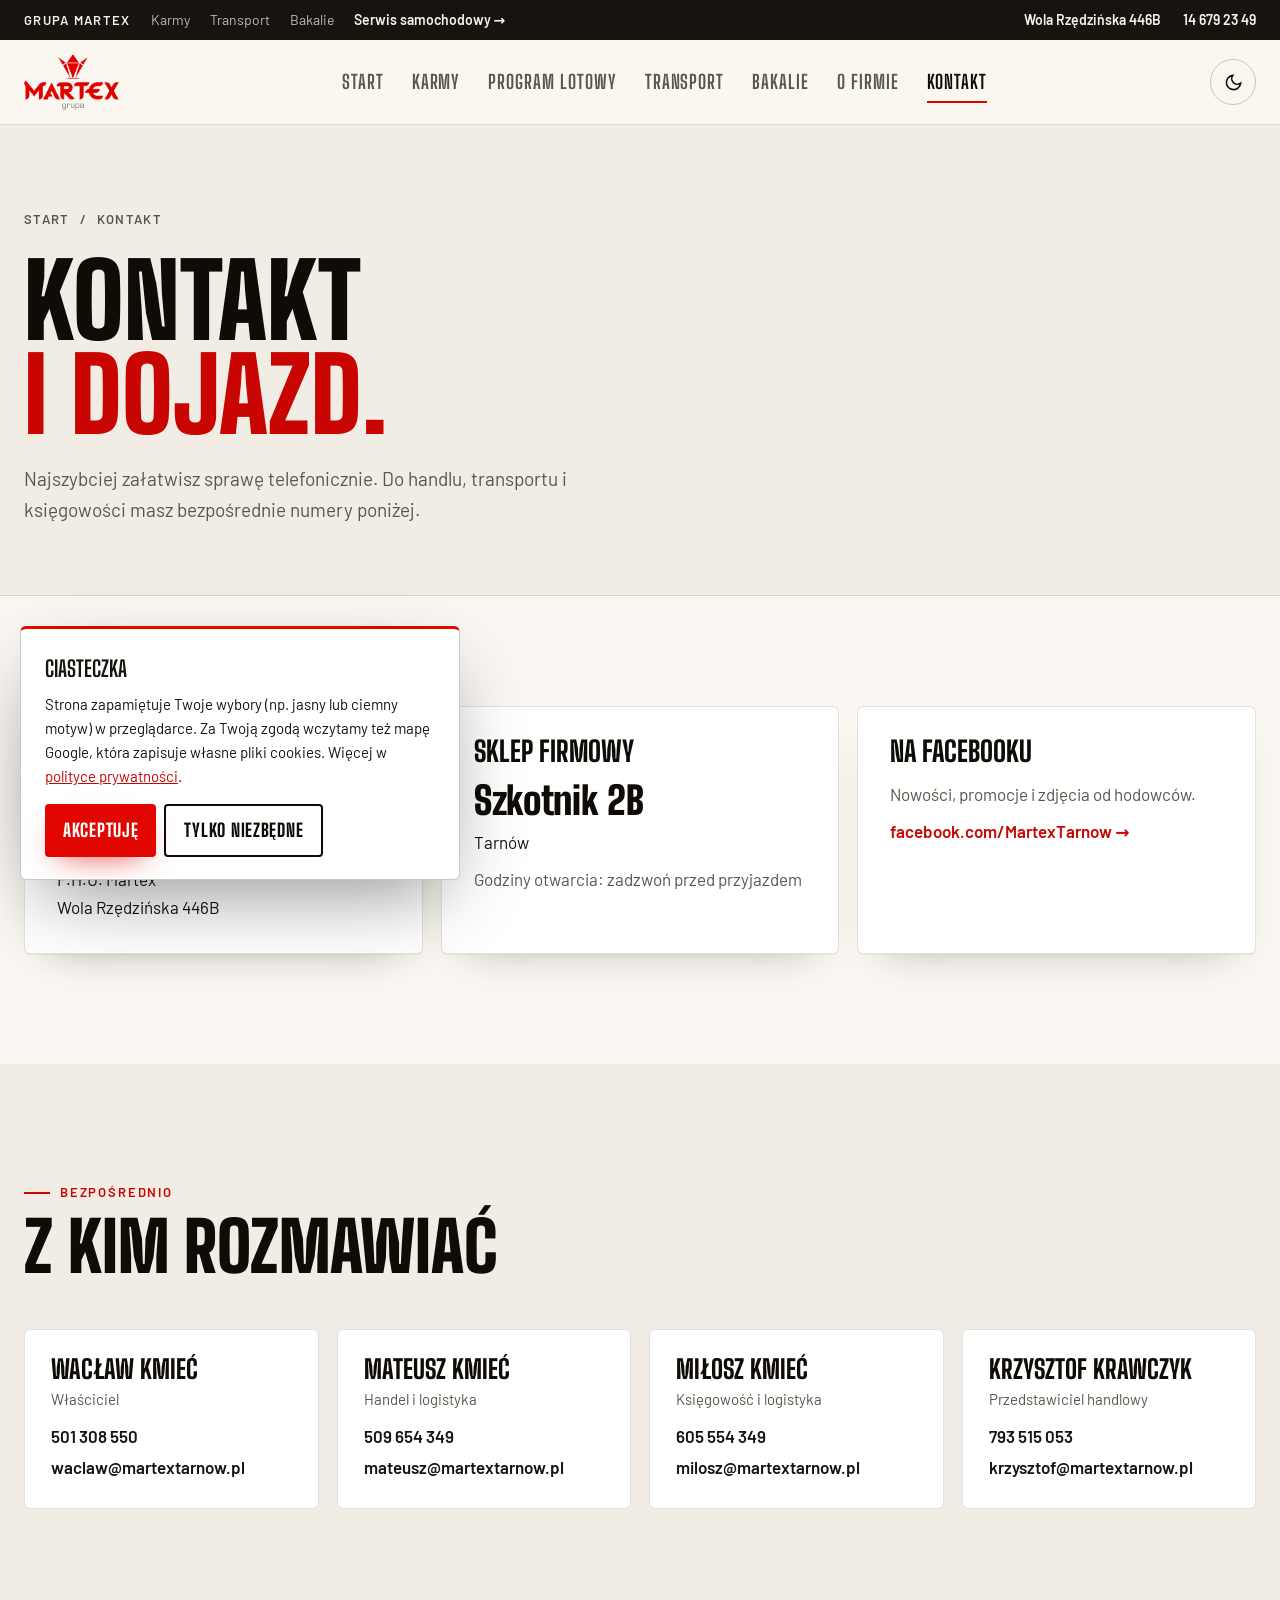
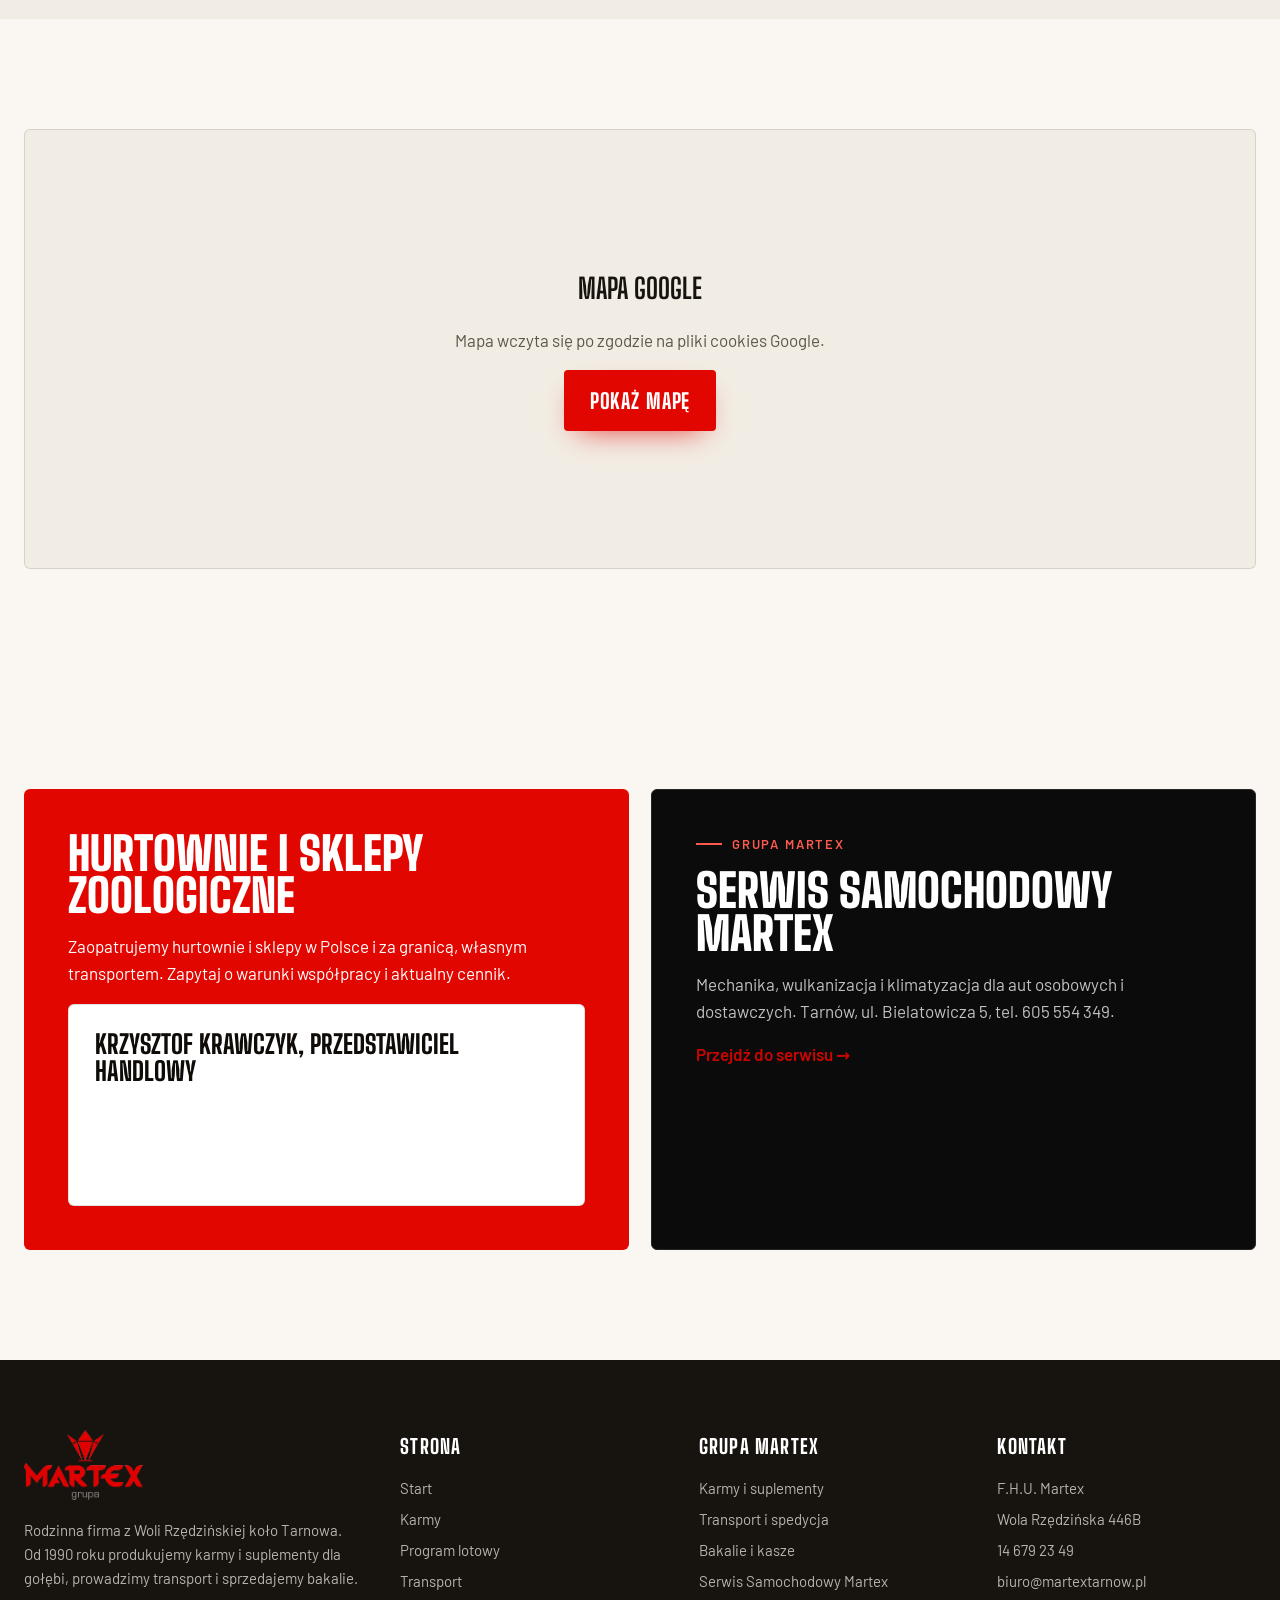
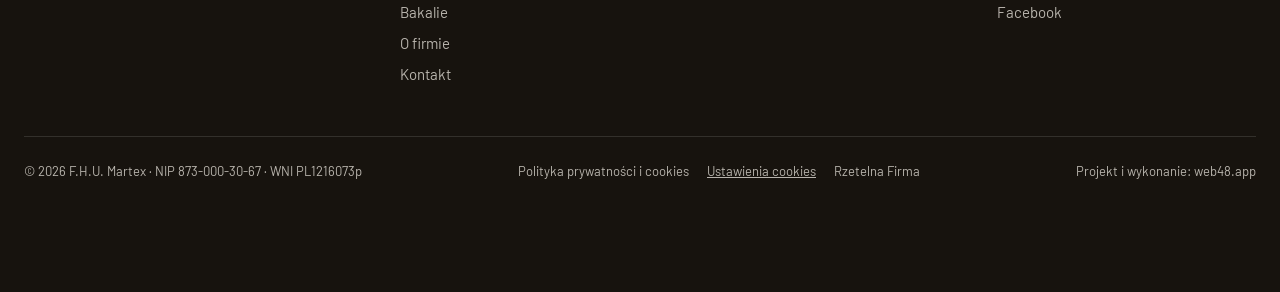
<file: kontakt.html>
<!DOCTYPE html>
<html lang="pl">
<head>
<meta charset="utf-8">
<meta name="viewport" content="width=device-width, initial-scale=1">
<title>Kontakt — Grupa Martex, Wola Rzędzińska 446B</title>
<meta name="description" content="Kontakt z Martex: biuro 14 679 23 49, biuro@martextarnow.pl, Wola Rzędzińska 446B. Sklep firmowy: Tarnów, ul. Szkotnik 2B. Bezpośrednie numery do handlu i logistyki.">
<meta name="theme-color" content="#faf7f2">
<link rel="canonical" href="https://martextarnow.pl/kontakt">
<meta property="og:type" content="website">
<meta property="og:title" content="Kontakt — Grupa Martex, Wola Rzędzińska 446B">
<meta property="og:description" content="Kontakt z Martex: biuro 14 679 23 49, biuro@martextarnow.pl, Wola Rzędzińska 446B. Sklep firmowy: Tarnów, ul. Szkotnik 2B. Bezpośrednie numery do handlu i logistyki.">
<meta property="og:url" content="https://martextarnow.pl/kontakt">
<meta property="og:image" content="https://martextarnow.pl/img/og.jpg">
<meta property="og:locale" content="pl_PL">
<link rel="icon" type="image/png" href="logo_small.png">
<script>try{if(localStorage.getItem('martex-grupa-theme')==='dark')document.documentElement.setAttribute('data-theme','dark')}catch(e){}</script>
<link rel="preload" href="fonts/big-shoulders-display-latin-900-normal.woff2" as="font" type="font/woff2" crossorigin>
<link rel="preload" href="fonts/barlow-latin-400-normal.woff2" as="font" type="font/woff2" crossorigin>
<link rel="stylesheet" href="css/fonts.css">
<link rel="stylesheet" href="css/style.css">
<script type="application/ld+json">
{"@context":"https://schema.org","@type":"Organization","name":"Grupa Martex — F.H.U. Martex","url":"https://martextarnow.pl/","logo":"https://martextarnow.pl/logo-martex.png",
"telephone":"+48146792349","email":"biuro@martextarnow.pl","vatID":"PL8730003067","foundingDate":"1990",
"address":{"@type":"PostalAddress","streetAddress":"Wola Rzędzińska 446B","addressLocality":"Wola Rzędzińska","addressCountry":"PL"},
"sameAs":["https://www.facebook.com/MartexTarnow"]}
</script>
</head>
<body data-page="kontakt">
<a href="#top" class="skip" style="position:absolute;left:-9999px">Przejdź do treści</a>
<div class="topbar">
  <div class="wrap">
    <div class="topbar__group"><b>Grupa Martex</b><span>Karmy</span><span>Transport</span><span>Bakalie</span><a href="https://serwis-martex.vercel.app">Serwis samochodowy →</a></div>
    <div class="topbar__right"><a href="kontakt.html">Wola Rzędzińska 446B</a><a href="tel:+48146792349">14 679 23 49</a></div>
  </div>
</div>
<header class="nav">
  <div class="wrap">
    <a href="index.html" class="nav__logo" aria-label="Grupa Martex — strona główna"><img src="logo-martex.png" alt="Martex" width="263" height="155"></a>
    <nav class="nav__links" aria-label="Menu główne">
      <a href="index.html">Start</a>
      <a href="karmy.html">Karmy</a>
      <a href="program-lotowy.html">Program lotowy</a>
      <a href="transport.html">Transport</a>
      <a href="bakalie.html">Bakalie</a>
      <a href="o-firmie.html">O firmie</a>
      <a href="kontakt.html" class="active" aria-current="page">Kontakt</a>
    </nav>
    <div class="nav__right">
      <button class="theme" type="button" aria-label="Przełącz jasny lub ciemny motyw" title="Jasny / ciemny motyw">
        <svg class="i-moon" viewBox="0 0 24 24"><path d="M21 12.8A9 9 0 1 1 11.2 3a7 7 0 0 0 9.8 9.8z"/></svg>
        <svg class="i-sun" viewBox="0 0 24 24"><circle cx="12" cy="12" r="4.5"/><path d="M12 2v2M12 20v2M4.9 4.9l1.4 1.4M17.7 17.7l1.4 1.4M2 12h2M20 12h2M4.9 19.1l1.4-1.4M17.7 6.3l1.4-1.4"/></svg>
      </button>
      <a href="tel:+48146792349" class="btn btn--red nav__cta"><svg viewBox="0 0 24 24" fill="none" stroke="currentColor" stroke-width="2" aria-hidden="true"><path d="M22 16.9v3a2 2 0 0 1-2.2 2 19.8 19.8 0 0 1-8.6-3.1 19.5 19.5 0 0 1-6-6A19.8 19.8 0 0 1 2.1 4.2 2 2 0 0 1 4.1 2h3a2 2 0 0 1 2 1.7c.1.9.4 1.8.7 2.7a2 2 0 0 1-.5 2.1L8 9.8a16 16 0 0 0 6 6l1.3-1.3a2 2 0 0 1 2.1-.4c.9.3 1.8.6 2.7.7a2 2 0 0 1 1.7 2z"/></svg> 14 679 23 49</a>
      <button class="burger" type="button" aria-label="Menu" aria-expanded="false"><span></span><span></span><span></span></button>
    </div>
  </div>
</header>

<main id="top">

<section class="phero">
  <div class="wrap">
    <nav class="crumbs" aria-label="Okruszki"><a href="index.html">Start</a><span>/</span><span>Kontakt</span></nav>
    <h1>Kontakt<br><span class="red">i dojazd.</span></h1>
    <p class="lead">Najszybciej załatwisz sprawę telefonicznie. Do handlu, transportu i księgowości masz bezpośrednie numery poniżej.</p>
  </div>
</section>

<section class="sec">
  <div class="wrap">
    <div class="cgrid">
      <div class="cbox rv"><h3>Biuro i siedziba</h3><a href="tel:+48146792349" class="cbig">14 679 23 49</a><a href="mailto:biuro@martextarnow.pl">biuro@martextarnow.pl</a><span>F.H.U. Martex<br>Wola Rzędzińska 446B</span></div>
      <div class="cbox rv"><h3>Sklep firmowy</h3><span class="cbig">Szkotnik 2B</span><span>Tarnów</span><span class="muted">Godziny otwarcia: zadzwoń przed przyjazdem</span></div>
      <div class="cbox rv"><h3>Na Facebooku</h3><p class="muted">Nowości, promocje i zdjęcia od hodowców.</p><a href="https://www.facebook.com/MartexTarnow" target="_blank" rel="noopener" class="more">facebook.com/MartexTarnow →</a></div>
    </div>
  </div>
</section>
<section class="sec sec--alt">
  <div class="wrap">
    <div class="sec__head rv"><div><span class="label">Bezpośrednio</span><h2>Z kim rozmawiać</h2></div></div>
    <div class="people">
      <div class="person rv"><b>Wacław Kmieć</b><span>Właściciel</span><a href="tel:+48501308550">501 308 550</a><a href="mailto:waclaw@martextarnow.pl">waclaw@martextarnow.pl</a></div><div class="person rv"><b>Mateusz Kmieć</b><span>Handel i logistyka</span><a href="tel:+48509654349">509 654 349</a><a href="mailto:mateusz@martextarnow.pl">mateusz@martextarnow.pl</a></div><div class="person rv"><b>Miłosz Kmieć</b><span>Księgowość i logistyka</span><a href="tel:+48605554349">605 554 349</a><a href="mailto:milosz@martextarnow.pl">milosz@martextarnow.pl</a></div><div class="person rv"><b>Krzysztof Krawczyk</b><span>Przedstawiciel handlowy</span><a href="tel:+48793515053">793 515 053</a><a href="mailto:krzysztof@martextarnow.pl">krzysztof@martextarnow.pl</a></div>
    </div>
  </div>
</section>
<section class="sec" id="dojazd">
  <div class="wrap">
    <div class="map" data-map="https://maps.google.com/maps?q=Wola%20Rz%C4%99dzi%C5%84ska%20446B&amp;z=15&amp;output=embed" data-title="Mapa: Martex, Wola Rzędzińska 446B">
      <div class="map__consent"><b style="font-family:var(--display);font-size:28px;text-transform:uppercase">Mapa Google</b><p class="muted">Mapa wczyta się po zgodzie na pliki cookies Google.</p><button type="button" class="btn btn--red" data-map-load>Pokaż mapę</button></div>
    </div>
  </div>
</section>

<section class="sec">
  <div class="wrap duo">
    <div class="box box--red rv">
      <h2>Hurtownie i sklepy zoologiczne</h2>
      <p>Zaopatrujemy hurtownie i sklepy w Polsce i za granicą, własnym transportem. Zapytaj o warunki współpracy i aktualny cennik.</p>
      <p class="person"><b>Krzysztof Krawczyk, przedstawiciel handlowy</b><a href="tel:+48793515053">793 515 053</a> · <a href="mailto:krzysztof@martextarnow.pl">krzysztof@martextarnow.pl</a></p>
    </div>
    <a href="https://serwis-martex.vercel.app" class="box box--black rv">
      <span class="label">Grupa Martex</span>
      <h2>Serwis Samochodowy Martex</h2>
      <p>Mechanika, wulkanizacja i klimatyzacja dla aut osobowych i dostawczych. Tarnów, ul. Bielatowicza 5, tel. 605 554 349.</p>
      <span class="more">Przejdź do serwisu →</span>
    </a>
  </div>
</section>
</main>

<footer class="foot">
  <div class="wrap">
    <div class="foot__grid">
      <div>
        <img src="logo-martex.png" alt="Grupa Martex" width="263" height="155" class="foot__logo" loading="lazy">
        <p>Rodzinna firma z Woli Rzędzińskiej koło Tarnowa. Od 1990 roku produkujemy karmy i suplementy dla gołębi, prowadzimy transport i sprzedajemy bakalie.</p>
      </div>
      <div>
        <h4>Strona</h4>
        <ul><li><a href="index.html">Start</a></li><li><a href="karmy.html">Karmy</a></li><li><a href="program-lotowy.html">Program lotowy</a></li><li><a href="transport.html">Transport</a></li><li><a href="bakalie.html">Bakalie</a></li><li><a href="o-firmie.html">O firmie</a></li><li><a href="kontakt.html">Kontakt</a></li></ul>
      </div>
      <div>
        <h4>Grupa Martex</h4>
        <ul><li><a href="karmy.html">Karmy i suplementy</a></li><li><a href="transport.html">Transport i spedycja</a></li><li><a href="bakalie.html">Bakalie i kasze</a></li><li><a href="https://serwis-martex.vercel.app">Serwis Samochodowy Martex</a></li></ul>
      </div>
      <div>
        <h4>Kontakt</h4>
        <ul><li>F.H.U. Martex</li><li>Wola Rzędzińska 446B</li><li><a href="tel:+48146792349">14 679 23 49</a></li><li><a href="mailto:biuro@martextarnow.pl">biuro@martextarnow.pl</a></li><li><a href="https://www.facebook.com/MartexTarnow" target="_blank" rel="noopener">Facebook</a></li></ul>
      </div>
    </div>
    <div class="foot__bottom">
      <span>© <span data-year>2026</span> F.H.U. Martex · NIP 873-000-30-67 · WNI PL1216073p</span>
      <span class="foot__legal"><a href="polityka-prywatnosci.html">Polityka prywatności i cookies</a><button type="button" data-cookie-settings>Ustawienia cookies</button><a href="https://wizytowka.rzetelnafirma.pl/I5J4FQ73" target="_blank" rel="noopener">Rzetelna Firma</a></span>
      <span>Projekt i wykonanie: <a href="https://web48.app" target="_blank" rel="noopener">web48.app</a></span>
    </div>
  </div>
</footer>
<div class="mbar">
  <a href="tel:+48146792349"><svg viewBox="0 0 24 24" fill="none" stroke="currentColor" stroke-width="2" aria-hidden="true"><path d="M22 16.9v3a2 2 0 0 1-2.2 2 19.8 19.8 0 0 1-8.6-3.1 19.5 19.5 0 0 1-6-6A19.8 19.8 0 0 1 2.1 4.2 2 2 0 0 1 4.1 2h3a2 2 0 0 1 2 1.7c.1.9.4 1.8.7 2.7a2 2 0 0 1-.5 2.1L8 9.8a16 16 0 0 0 6 6l1.3-1.3a2 2 0 0 1 2.1-.4c.9.3 1.8.6 2.7.7a2 2 0 0 1 1.7 2z"/></svg>Zadzwoń</a>
  <a href="mailto:biuro@martextarnow.pl"><svg viewBox="0 0 24 24" fill="none" stroke="currentColor" stroke-width="2" aria-hidden="true"><rect x="3" y="5" width="18" height="14" rx="2"/><path d="m3 7 9 6 9-6"/></svg>Napisz</a>
</div>
<button class="totop" type="button" aria-label="Przewiń do góry"><svg viewBox="0 0 24 24"><path d="M12 19V5M5 12l7-7 7 7"/></svg></button>
<div class="cookies" role="dialog" aria-live="polite" aria-label="Pliki cookies">
  <b>Ciasteczka</b>
  <p>Strona zapamiętuje Twoje wybory (np. jasny lub ciemny motyw) w przeglądarce. Za Twoją zgodą wczytamy też mapę Google, która zapisuje własne pliki cookies. Więcej w <a href="polityka-prywatnosci.html">polityce prywatności</a>.</p>
  <div class="cookies__btns">
    <button type="button" class="btn btn--red" data-consent="all">Akceptuję</button>
    <button type="button" class="btn btn--line" data-consent="necessary">Tylko niezbędne</button>
  </div>
</div>
<script src="js/main.js"></script>
</body>
</html>
</file>
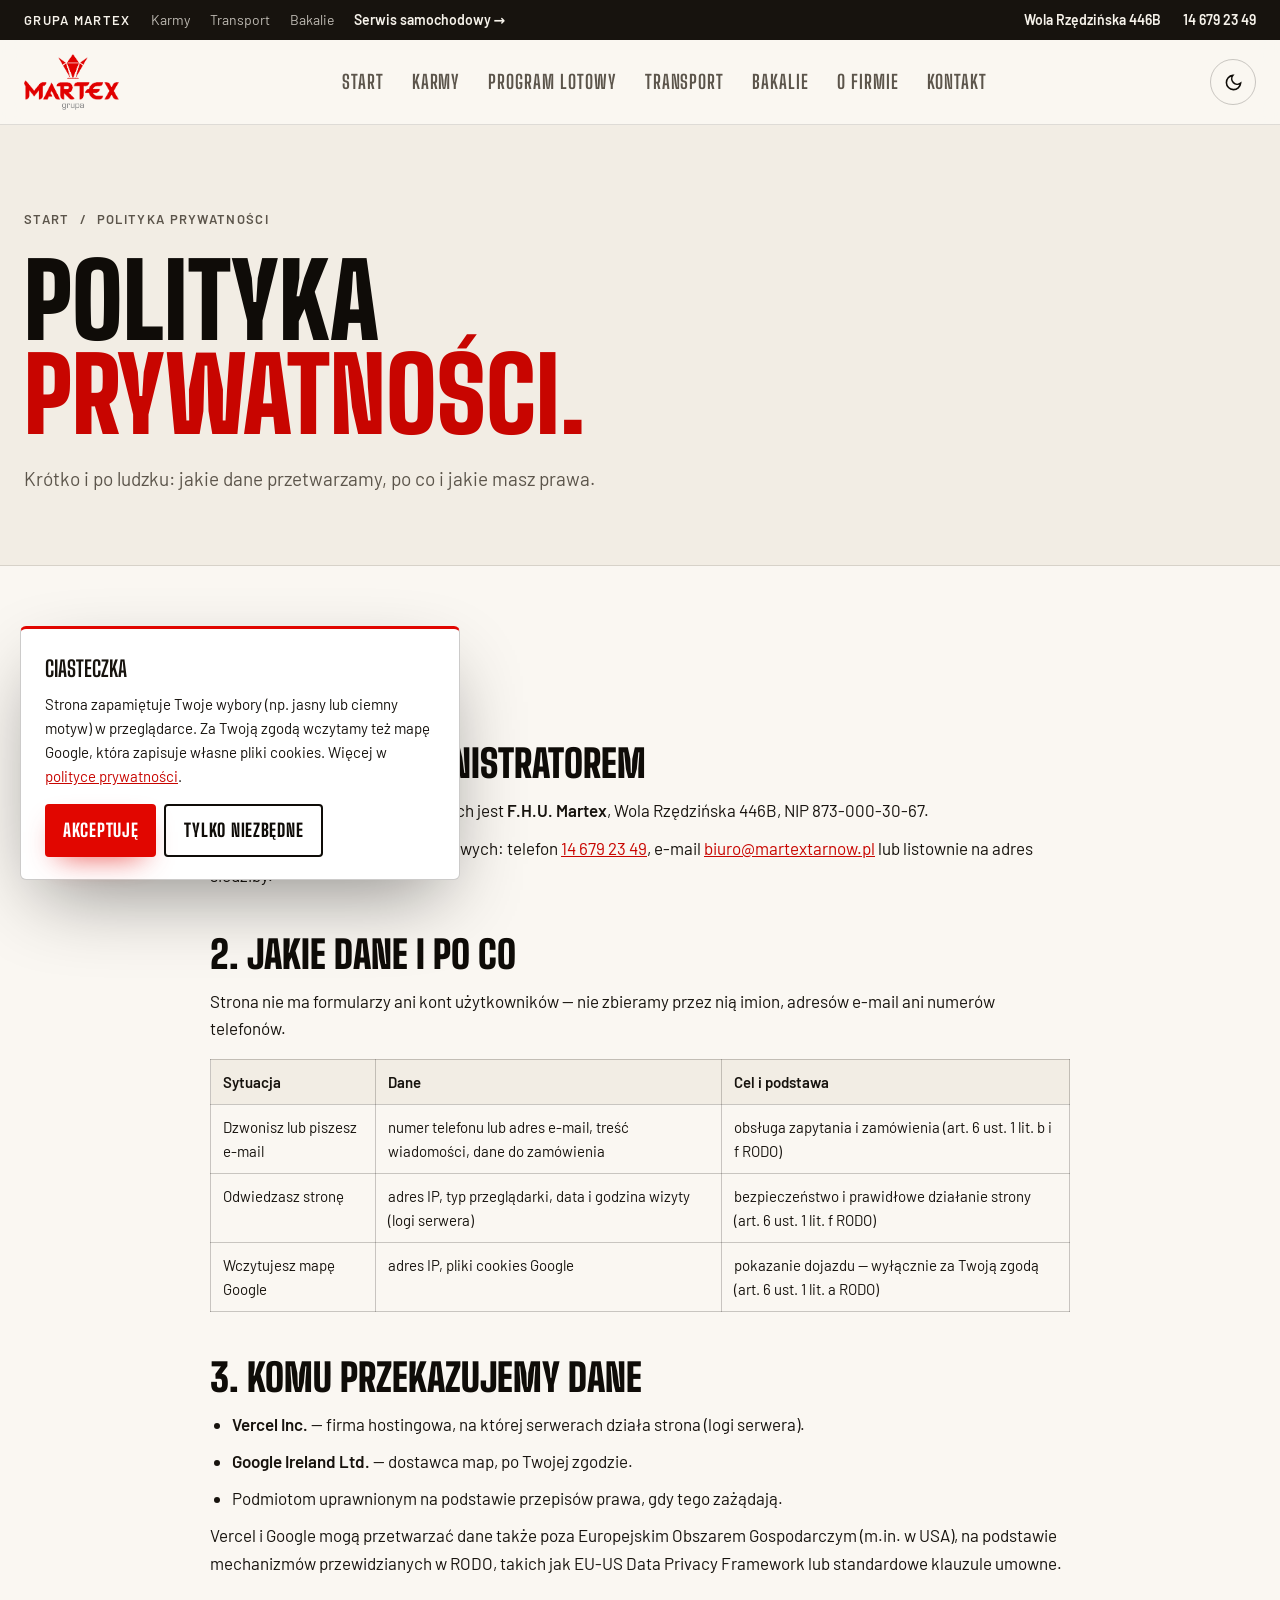
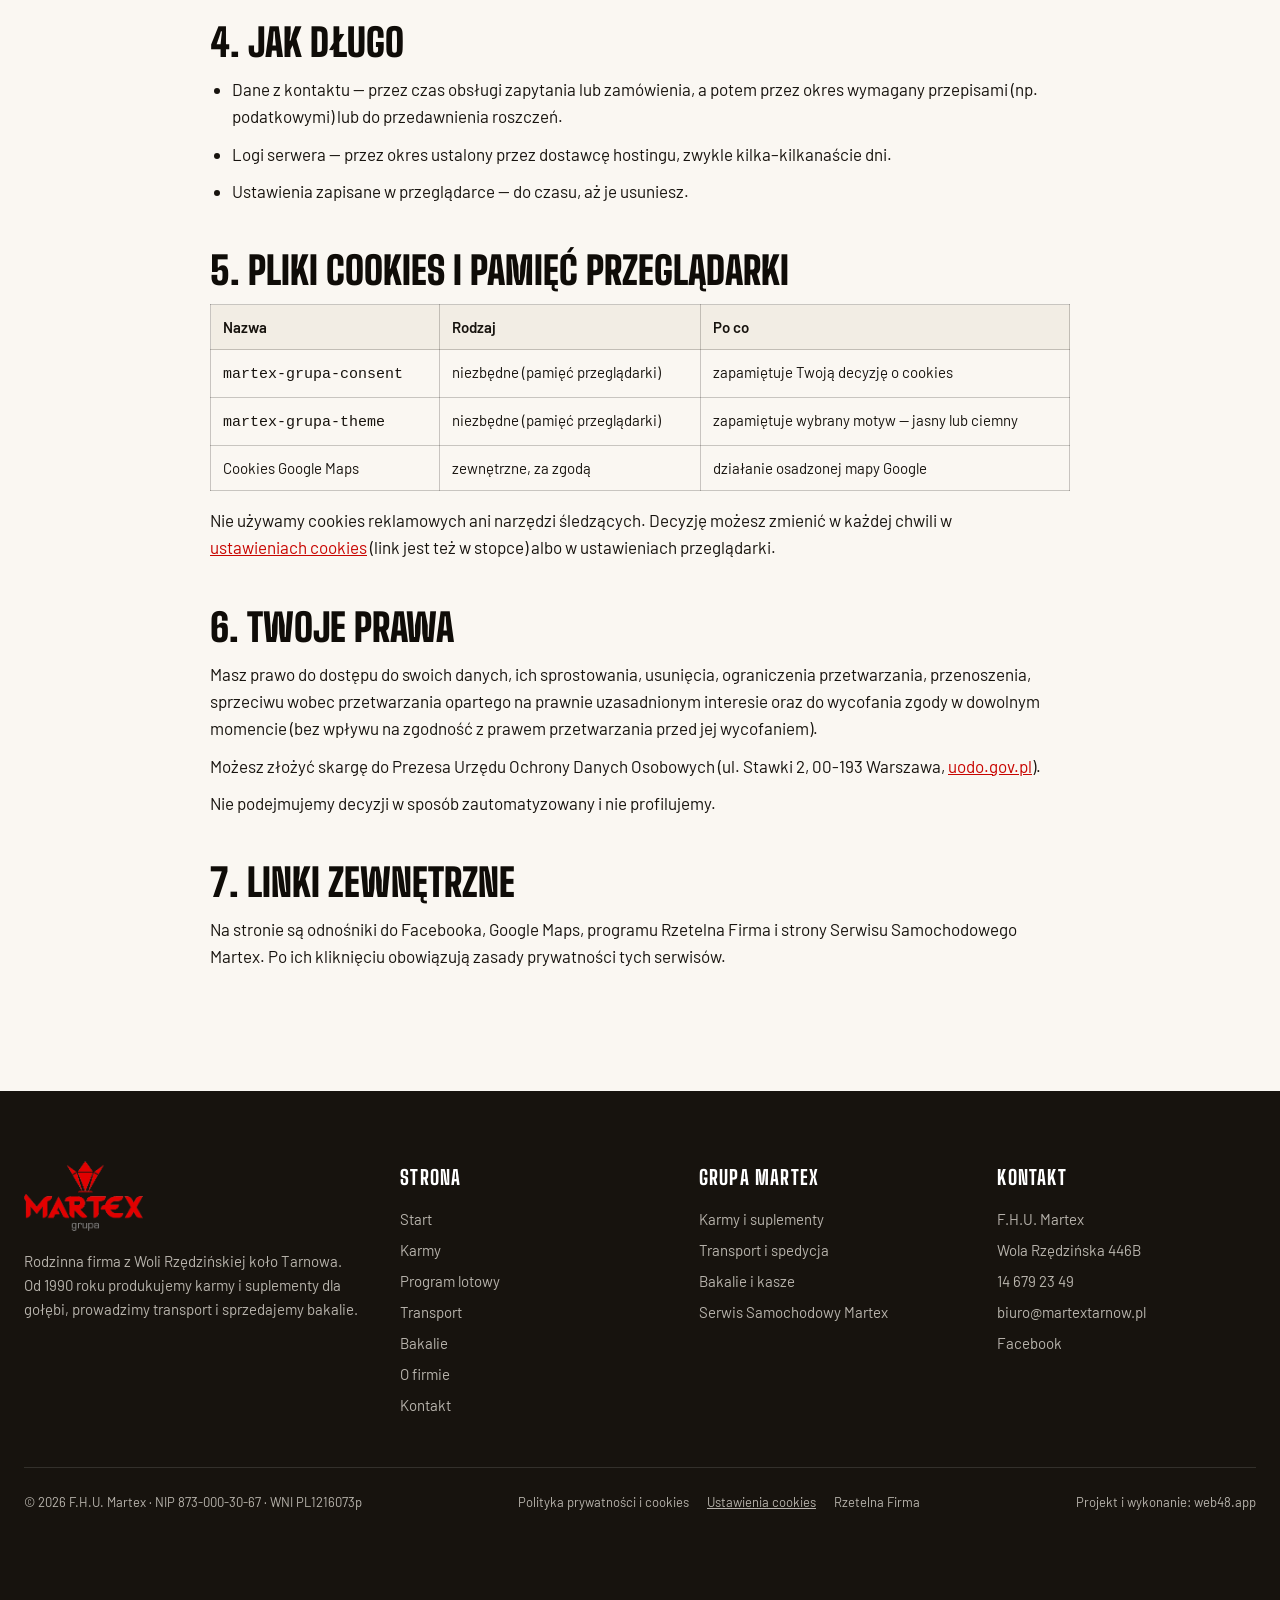
<file: polityka-prywatnosci.html>
<!DOCTYPE html>
<html lang="pl">
<head>
<meta charset="utf-8">
<meta name="viewport" content="width=device-width, initial-scale=1">
<title>Polityka prywatności i cookies — Grupa Martex</title>
<meta name="description" content="Polityka prywatności i plików cookies strony Grupy Martex.">
<meta name="theme-color" content="#faf7f2">
<link rel="canonical" href="https://martextarnow.pl/polityka-prywatnosci">
<meta property="og:type" content="website">
<meta property="og:title" content="Polityka prywatności i cookies — Grupa Martex">
<meta property="og:description" content="Polityka prywatności i plików cookies strony Grupy Martex.">
<meta property="og:url" content="https://martextarnow.pl/polityka-prywatnosci">
<meta property="og:image" content="https://martextarnow.pl/img/og.jpg">
<meta property="og:locale" content="pl_PL">
<link rel="icon" type="image/png" href="logo_small.png">
<script>try{if(localStorage.getItem('martex-grupa-theme')==='dark')document.documentElement.setAttribute('data-theme','dark')}catch(e){}</script>
<link rel="preload" href="fonts/big-shoulders-display-latin-900-normal.woff2" as="font" type="font/woff2" crossorigin>
<link rel="preload" href="fonts/barlow-latin-400-normal.woff2" as="font" type="font/woff2" crossorigin>
<link rel="stylesheet" href="css/fonts.css">
<link rel="stylesheet" href="css/style.css">
<script type="application/ld+json">
{"@context":"https://schema.org","@type":"Organization","name":"Grupa Martex — F.H.U. Martex","url":"https://martextarnow.pl/","logo":"https://martextarnow.pl/logo-martex.png",
"telephone":"+48146792349","email":"biuro@martextarnow.pl","vatID":"PL8730003067","foundingDate":"1990",
"address":{"@type":"PostalAddress","streetAddress":"Wola Rzędzińska 446B","addressLocality":"Wola Rzędzińska","addressCountry":"PL"},
"sameAs":["https://www.facebook.com/MartexTarnow"]}
</script>
</head>
<body data-page="">
<a href="#top" class="skip" style="position:absolute;left:-9999px">Przejdź do treści</a>
<div class="topbar">
  <div class="wrap">
    <div class="topbar__group"><b>Grupa Martex</b><span>Karmy</span><span>Transport</span><span>Bakalie</span><a href="https://serwis-martex.vercel.app">Serwis samochodowy →</a></div>
    <div class="topbar__right"><a href="kontakt.html">Wola Rzędzińska 446B</a><a href="tel:+48146792349">14 679 23 49</a></div>
  </div>
</div>
<header class="nav">
  <div class="wrap">
    <a href="index.html" class="nav__logo" aria-label="Grupa Martex — strona główna"><img src="logo-martex.png" alt="Martex" width="263" height="155"></a>
    <nav class="nav__links" aria-label="Menu główne">
      <a href="index.html">Start</a>
      <a href="karmy.html">Karmy</a>
      <a href="program-lotowy.html">Program lotowy</a>
      <a href="transport.html">Transport</a>
      <a href="bakalie.html">Bakalie</a>
      <a href="o-firmie.html">O firmie</a>
      <a href="kontakt.html">Kontakt</a>
    </nav>
    <div class="nav__right">
      <button class="theme" type="button" aria-label="Przełącz jasny lub ciemny motyw" title="Jasny / ciemny motyw">
        <svg class="i-moon" viewBox="0 0 24 24"><path d="M21 12.8A9 9 0 1 1 11.2 3a7 7 0 0 0 9.8 9.8z"/></svg>
        <svg class="i-sun" viewBox="0 0 24 24"><circle cx="12" cy="12" r="4.5"/><path d="M12 2v2M12 20v2M4.9 4.9l1.4 1.4M17.7 17.7l1.4 1.4M2 12h2M20 12h2M4.9 19.1l1.4-1.4M17.7 6.3l1.4-1.4"/></svg>
      </button>
      <a href="tel:+48146792349" class="btn btn--red nav__cta"><svg viewBox="0 0 24 24" fill="none" stroke="currentColor" stroke-width="2" aria-hidden="true"><path d="M22 16.9v3a2 2 0 0 1-2.2 2 19.8 19.8 0 0 1-8.6-3.1 19.5 19.5 0 0 1-6-6A19.8 19.8 0 0 1 2.1 4.2 2 2 0 0 1 4.1 2h3a2 2 0 0 1 2 1.7c.1.9.4 1.8.7 2.7a2 2 0 0 1-.5 2.1L8 9.8a16 16 0 0 0 6 6l1.3-1.3a2 2 0 0 1 2.1-.4c.9.3 1.8.6 2.7.7a2 2 0 0 1 1.7 2z"/></svg> 14 679 23 49</a>
      <button class="burger" type="button" aria-label="Menu" aria-expanded="false"><span></span><span></span><span></span></button>
    </div>
  </div>
</header>

<main id="top">

<section class="phero">
  <div class="wrap">
    <nav class="crumbs" aria-label="Okruszki"><a href="index.html">Start</a><span>/</span><span>Polityka prywatności</span></nav>
    <h1>Polityka<br><span class="red">prywatności.</span></h1>
    <p class="lead">Krótko i po ludzku: jakie dane przetwarzamy, po co i jakie masz prawa.</p>
  </div>
</section>

<section class="sec">
  <div class="wrap legal">
    <p class="upd">Ostatnia aktualizacja: listopad 2026</p>
    <h2>1. Kto jest administratorem</h2>
    <p>Administratorem danych osobowych jest <b>F.H.U. Martex</b>, Wola Rzędzińska 446B, NIP 873-000-30-67.</p>
    <p>Kontakt w sprawach danych osobowych: telefon <a href="tel:+48146792349">14 679 23 49</a>, e-mail <a href="mailto:biuro@martextarnow.pl">biuro@martextarnow.pl</a> lub listownie na adres siedziby.</p>
    <h2>2. Jakie dane i po co</h2>
    <p>Strona nie ma formularzy ani kont użytkowników — nie zbieramy przez nią imion, adresów e-mail ani numerów telefonów.</p>
    <table>
      <tr><th>Sytuacja</th><th>Dane</th><th>Cel i podstawa</th></tr>
      <tr><td>Dzwonisz lub piszesz e-mail</td><td>numer telefonu lub adres e-mail, treść wiadomości, dane do zamówienia</td><td>obsługa zapytania i zamówienia (art. 6 ust. 1 lit. b i f RODO)</td></tr>
      <tr><td>Odwiedzasz stronę</td><td>adres IP, typ przeglądarki, data i godzina wizyty (logi serwera)</td><td>bezpieczeństwo i prawidłowe działanie strony (art. 6 ust. 1 lit. f RODO)</td></tr>
      <tr><td>Wczytujesz mapę Google</td><td>adres IP, pliki cookies Google</td><td>pokazanie dojazdu — wyłącznie za Twoją zgodą (art. 6 ust. 1 lit. a RODO)</td></tr>
    </table>
    <h2>3. Komu przekazujemy dane</h2>
    <ul>
      <li><b>Vercel Inc.</b> — firma hostingowa, na której serwerach działa strona (logi serwera).</li>
      <li><b>Google Ireland Ltd.</b> — dostawca map, po Twojej zgodzie.</li>
      <li>Podmiotom uprawnionym na podstawie przepisów prawa, gdy tego zażądają.</li>
    </ul>
    <p>Vercel i Google mogą przetwarzać dane także poza Europejskim Obszarem Gospodarczym (m.in. w USA), na podstawie mechanizmów przewidzianych w RODO, takich jak EU-US Data Privacy Framework lub standardowe klauzule umowne.</p>
    <h2>4. Jak długo</h2>
    <ul>
      <li>Dane z kontaktu — przez czas obsługi zapytania lub zamówienia, a potem przez okres wymagany przepisami (np. podatkowymi) lub do przedawnienia roszczeń.</li>
      <li>Logi serwera — przez okres ustalony przez dostawcę hostingu, zwykle kilka–kilkanaście dni.</li>
      <li>Ustawienia zapisane w przeglądarce — do czasu, aż je usuniesz.</li>
    </ul>
    <h2>5. Pliki cookies i pamięć przeglądarki</h2>
    <table>
      <tr><th>Nazwa</th><th>Rodzaj</th><th>Po co</th></tr>
      <tr><td><code>martex-grupa-consent</code></td><td>niezbędne (pamięć przeglądarki)</td><td>zapamiętuje Twoją decyzję o cookies</td></tr>
      <tr><td><code>martex-grupa-theme</code></td><td>niezbędne (pamięć przeglądarki)</td><td>zapamiętuje wybrany motyw — jasny lub ciemny</td></tr>
      <tr><td>Cookies Google Maps</td><td>zewnętrzne, za zgodą</td><td>działanie osadzonej mapy Google</td></tr>
    </table>
    <p>Nie używamy cookies reklamowych ani narzędzi śledzących. Decyzję możesz zmienić w każdej chwili w <button type="button" data-cookie-settings style="color:var(--red-t);text-decoration:underline">ustawieniach cookies</button> (link jest też w stopce) albo w ustawieniach przeglądarki.</p>
    <h2>6. Twoje prawa</h2>
    <p>Masz prawo do dostępu do swoich danych, ich sprostowania, usunięcia, ograniczenia przetwarzania, przenoszenia, sprzeciwu wobec przetwarzania opartego na prawnie uzasadnionym interesie oraz do wycofania zgody w dowolnym momencie (bez wpływu na zgodność z prawem przetwarzania przed jej wycofaniem).</p>
    <p>Możesz złożyć skargę do Prezesa Urzędu Ochrony Danych Osobowych (ul. Stawki 2, 00-193 Warszawa, <a href="https://uodo.gov.pl" target="_blank" rel="noopener">uodo.gov.pl</a>).</p>
    <p>Nie podejmujemy decyzji w sposób zautomatyzowany i nie profilujemy.</p>
    <h2>7. Linki zewnętrzne</h2>
    <p>Na stronie są odnośniki do Facebooka, Google Maps, programu Rzetelna Firma i strony Serwisu Samochodowego Martex. Po ich kliknięciu obowiązują zasady prywatności tych serwisów.</p>
  </div>
</section>

</main>

<footer class="foot">
  <div class="wrap">
    <div class="foot__grid">
      <div>
        <img src="logo-martex.png" alt="Grupa Martex" width="263" height="155" class="foot__logo" loading="lazy">
        <p>Rodzinna firma z Woli Rzędzińskiej koło Tarnowa. Od 1990 roku produkujemy karmy i suplementy dla gołębi, prowadzimy transport i sprzedajemy bakalie.</p>
      </div>
      <div>
        <h4>Strona</h4>
        <ul><li><a href="index.html">Start</a></li><li><a href="karmy.html">Karmy</a></li><li><a href="program-lotowy.html">Program lotowy</a></li><li><a href="transport.html">Transport</a></li><li><a href="bakalie.html">Bakalie</a></li><li><a href="o-firmie.html">O firmie</a></li><li><a href="kontakt.html">Kontakt</a></li></ul>
      </div>
      <div>
        <h4>Grupa Martex</h4>
        <ul><li><a href="karmy.html">Karmy i suplementy</a></li><li><a href="transport.html">Transport i spedycja</a></li><li><a href="bakalie.html">Bakalie i kasze</a></li><li><a href="https://serwis-martex.vercel.app">Serwis Samochodowy Martex</a></li></ul>
      </div>
      <div>
        <h4>Kontakt</h4>
        <ul><li>F.H.U. Martex</li><li>Wola Rzędzińska 446B</li><li><a href="tel:+48146792349">14 679 23 49</a></li><li><a href="mailto:biuro@martextarnow.pl">biuro@martextarnow.pl</a></li><li><a href="https://www.facebook.com/MartexTarnow" target="_blank" rel="noopener">Facebook</a></li></ul>
      </div>
    </div>
    <div class="foot__bottom">
      <span>© <span data-year>2026</span> F.H.U. Martex · NIP 873-000-30-67 · WNI PL1216073p</span>
      <span class="foot__legal"><a href="polityka-prywatnosci.html">Polityka prywatności i cookies</a><button type="button" data-cookie-settings>Ustawienia cookies</button><a href="https://wizytowka.rzetelnafirma.pl/I5J4FQ73" target="_blank" rel="noopener">Rzetelna Firma</a></span>
      <span>Projekt i wykonanie: <a href="https://web48.app" target="_blank" rel="noopener">web48.app</a></span>
    </div>
  </div>
</footer>
<div class="mbar">
  <a href="tel:+48146792349"><svg viewBox="0 0 24 24" fill="none" stroke="currentColor" stroke-width="2" aria-hidden="true"><path d="M22 16.9v3a2 2 0 0 1-2.2 2 19.8 19.8 0 0 1-8.6-3.1 19.5 19.5 0 0 1-6-6A19.8 19.8 0 0 1 2.1 4.2 2 2 0 0 1 4.1 2h3a2 2 0 0 1 2 1.7c.1.9.4 1.8.7 2.7a2 2 0 0 1-.5 2.1L8 9.8a16 16 0 0 0 6 6l1.3-1.3a2 2 0 0 1 2.1-.4c.9.3 1.8.6 2.7.7a2 2 0 0 1 1.7 2z"/></svg>Zadzwoń</a>
  <a href="mailto:biuro@martextarnow.pl"><svg viewBox="0 0 24 24" fill="none" stroke="currentColor" stroke-width="2" aria-hidden="true"><rect x="3" y="5" width="18" height="14" rx="2"/><path d="m3 7 9 6 9-6"/></svg>Napisz</a>
</div>
<button class="totop" type="button" aria-label="Przewiń do góry"><svg viewBox="0 0 24 24"><path d="M12 19V5M5 12l7-7 7 7"/></svg></button>
<div class="cookies" role="dialog" aria-live="polite" aria-label="Pliki cookies">
  <b>Ciasteczka</b>
  <p>Strona zapamiętuje Twoje wybory (np. jasny lub ciemny motyw) w przeglądarce. Za Twoją zgodą wczytamy też mapę Google, która zapisuje własne pliki cookies. Więcej w <a href="polityka-prywatnosci.html">polityce prywatności</a>.</p>
  <div class="cookies__btns">
    <button type="button" class="btn btn--red" data-consent="all">Akceptuję</button>
    <button type="button" class="btn btn--line" data-consent="necessary">Tylko niezbędne</button>
  </div>
</div>
<script src="js/main.js"></script>
</body>
</html>
</file>
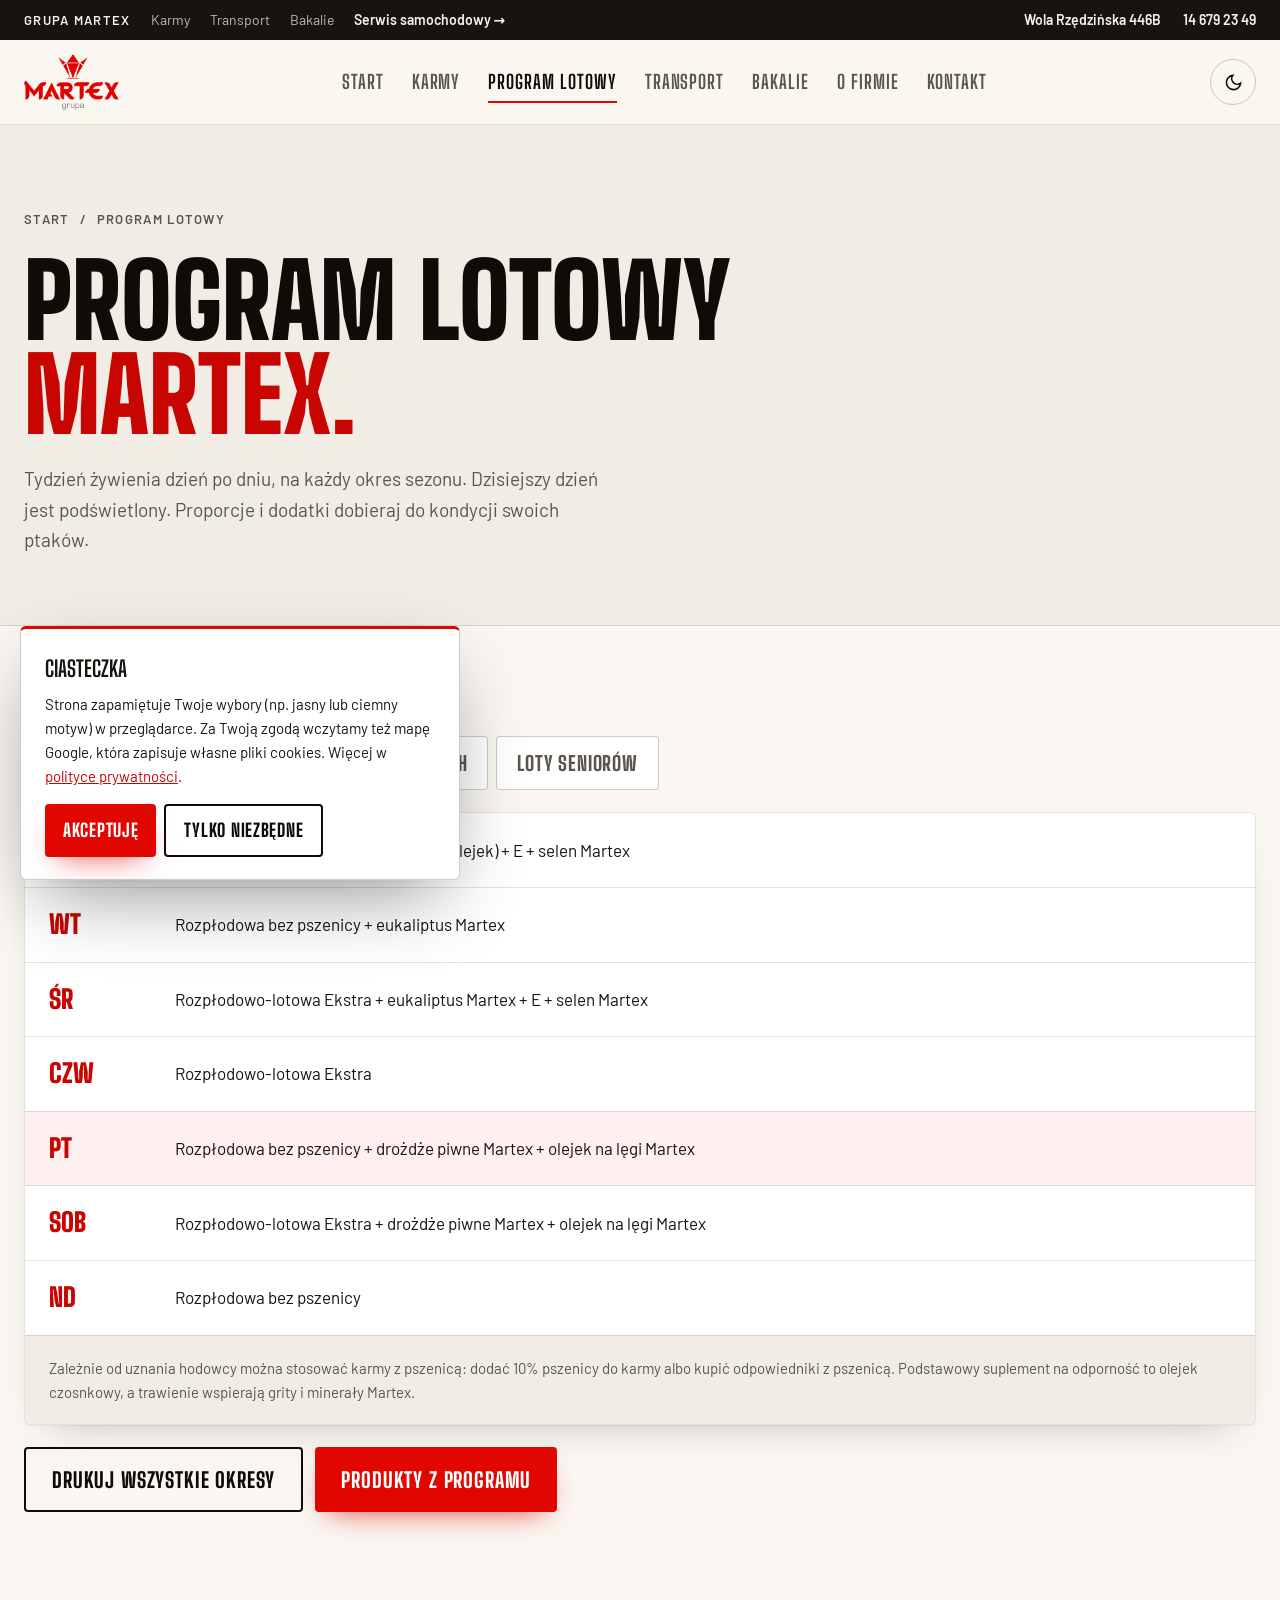
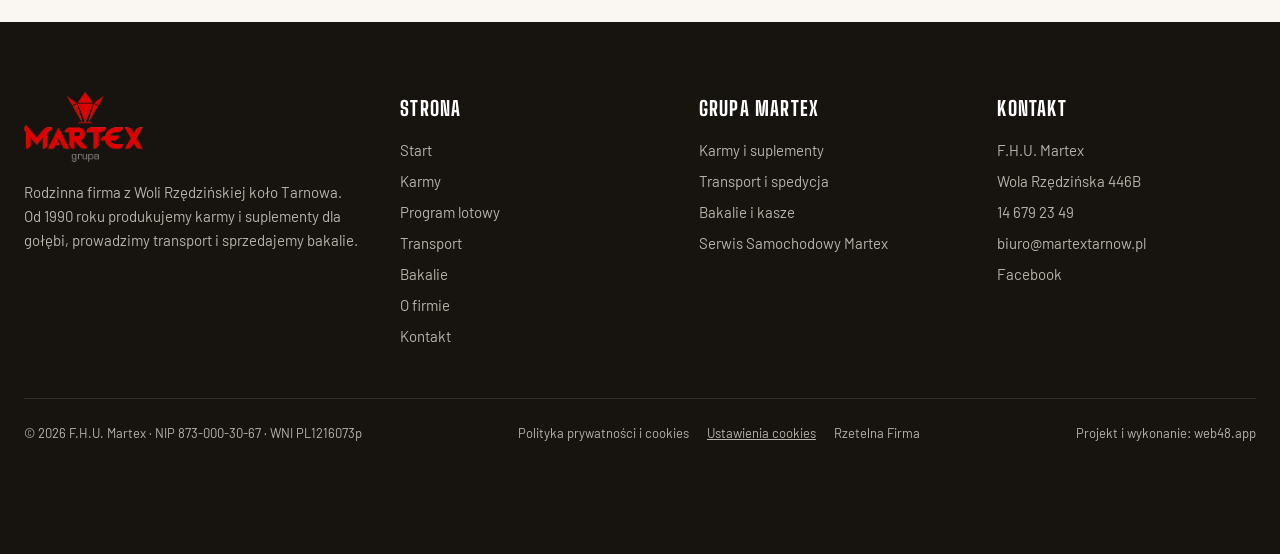
<file: program-lotowy.html>
<!DOCTYPE html>
<html lang="pl">
<head>
<meta charset="utf-8">
<meta name="viewport" content="width=device-width, initial-scale=1">
<title>Program lotowy dla gołębi — żywienie dzień po dniu | Martex</title>
<meta name="description" content="Program żywienia gołębi Martex: parowanie, chów młodych, loty młodych i loty seniorów. Plan na każdy dzień tygodnia, do wydruku.">
<meta name="theme-color" content="#faf7f2">
<link rel="canonical" href="https://martextarnow.pl/program-lotowy">
<meta property="og:type" content="website">
<meta property="og:title" content="Program lotowy dla gołębi — żywienie dzień po dniu | Martex">
<meta property="og:description" content="Program żywienia gołębi Martex: parowanie, chów młodych, loty młodych i loty seniorów. Plan na każdy dzień tygodnia, do wydruku.">
<meta property="og:url" content="https://martextarnow.pl/program-lotowy">
<meta property="og:image" content="https://martextarnow.pl/img/og.jpg">
<meta property="og:locale" content="pl_PL">
<link rel="icon" type="image/png" href="logo_small.png">
<script>try{if(localStorage.getItem('martex-grupa-theme')==='dark')document.documentElement.setAttribute('data-theme','dark')}catch(e){}</script>
<link rel="preload" href="fonts/big-shoulders-display-latin-900-normal.woff2" as="font" type="font/woff2" crossorigin>
<link rel="preload" href="fonts/barlow-latin-400-normal.woff2" as="font" type="font/woff2" crossorigin>
<link rel="stylesheet" href="css/fonts.css">
<link rel="stylesheet" href="css/style.css">
<script type="application/ld+json">
{"@context":"https://schema.org","@type":"Organization","name":"Grupa Martex — F.H.U. Martex","url":"https://martextarnow.pl/","logo":"https://martextarnow.pl/logo-martex.png",
"telephone":"+48146792349","email":"biuro@martextarnow.pl","vatID":"PL8730003067","foundingDate":"1990",
"address":{"@type":"PostalAddress","streetAddress":"Wola Rzędzińska 446B","addressLocality":"Wola Rzędzińska","addressCountry":"PL"},
"sameAs":["https://www.facebook.com/MartexTarnow"]}
</script>
</head>
<body data-page="program">
<a href="#top" class="skip" style="position:absolute;left:-9999px">Przejdź do treści</a>
<div class="topbar">
  <div class="wrap">
    <div class="topbar__group"><b>Grupa Martex</b><span>Karmy</span><span>Transport</span><span>Bakalie</span><a href="https://serwis-martex.vercel.app">Serwis samochodowy →</a></div>
    <div class="topbar__right"><a href="kontakt.html">Wola Rzędzińska 446B</a><a href="tel:+48146792349">14 679 23 49</a></div>
  </div>
</div>
<header class="nav">
  <div class="wrap">
    <a href="index.html" class="nav__logo" aria-label="Grupa Martex — strona główna"><img src="logo-martex.png" alt="Martex" width="263" height="155"></a>
    <nav class="nav__links" aria-label="Menu główne">
      <a href="index.html">Start</a>
      <a href="karmy.html">Karmy</a>
      <a href="program-lotowy.html" class="active" aria-current="page">Program lotowy</a>
      <a href="transport.html">Transport</a>
      <a href="bakalie.html">Bakalie</a>
      <a href="o-firmie.html">O firmie</a>
      <a href="kontakt.html">Kontakt</a>
    </nav>
    <div class="nav__right">
      <button class="theme" type="button" aria-label="Przełącz jasny lub ciemny motyw" title="Jasny / ciemny motyw">
        <svg class="i-moon" viewBox="0 0 24 24"><path d="M21 12.8A9 9 0 1 1 11.2 3a7 7 0 0 0 9.8 9.8z"/></svg>
        <svg class="i-sun" viewBox="0 0 24 24"><circle cx="12" cy="12" r="4.5"/><path d="M12 2v2M12 20v2M4.9 4.9l1.4 1.4M17.7 17.7l1.4 1.4M2 12h2M20 12h2M4.9 19.1l1.4-1.4M17.7 6.3l1.4-1.4"/></svg>
      </button>
      <a href="tel:+48146792349" class="btn btn--red nav__cta"><svg viewBox="0 0 24 24" fill="none" stroke="currentColor" stroke-width="2" aria-hidden="true"><path d="M22 16.9v3a2 2 0 0 1-2.2 2 19.8 19.8 0 0 1-8.6-3.1 19.5 19.5 0 0 1-6-6A19.8 19.8 0 0 1 2.1 4.2 2 2 0 0 1 4.1 2h3a2 2 0 0 1 2 1.7c.1.9.4 1.8.7 2.7a2 2 0 0 1-.5 2.1L8 9.8a16 16 0 0 0 6 6l1.3-1.3a2 2 0 0 1 2.1-.4c.9.3 1.8.6 2.7.7a2 2 0 0 1 1.7 2z"/></svg> 14 679 23 49</a>
      <button class="burger" type="button" aria-label="Menu" aria-expanded="false"><span></span><span></span><span></span></button>
    </div>
  </div>
</header>

<main id="top">

<section class="phero">
  <div class="wrap">
    <nav class="crumbs" aria-label="Okruszki"><a href="index.html">Start</a><span>/</span><span>Program lotowy</span></nav>
    <h1>Program lotowy<br><span class="red">Martex.</span></h1>
    <p class="lead">Tydzień żywienia dzień po dniu, na każdy okres sezonu. Dzisiejszy dzień jest podświetlony. Proporcje i dodatki dobieraj do kondycji swoich ptaków.</p>
  </div>
</section>

<section class="sec">
  <div class="wrap">
    <div class="tabs" role="tablist" aria-label="Okres">
      <button class="tab" type="button" role="tab" data-key="parowanie" aria-controls="plan-parowanie" aria-selected="true">Parowanie</button><button class="tab" type="button" role="tab" data-key="mlode" aria-controls="plan-mlode" aria-selected="false">Chów młodych</button><button class="tab" type="button" role="tab" data-key="loty-mlodych" aria-controls="plan-loty-mlodych" aria-selected="false">Loty młodych</button><button class="tab" type="button" role="tab" data-key="loty-seniorow" aria-controls="plan-loty-seniorow" aria-selected="false">Loty seniorów</button>
    </div>
    <div class="plan on" id="plan-parowanie" role="tabpanel" data-title="Parowanie"><table><tbody><tr data-d="1"><th scope="row">Pon</th><td>Rozpłodowo-lotowa Ekstra + mix ziół (olejek) + E + selen Martex</td></tr><tr data-d="2"><th scope="row">Wt</th><td>Rozpłodowa bez pszenicy + eukaliptus Martex</td></tr><tr data-d="3"><th scope="row">Śr</th><td>Rozpłodowo-lotowa Ekstra + eukaliptus Martex + E + selen Martex</td></tr><tr data-d="4"><th scope="row">Czw</th><td>Rozpłodowo-lotowa Ekstra</td></tr><tr data-d="5"><th scope="row">Pt</th><td>Rozpłodowa bez pszenicy + drożdże piwne Martex + olejek na lęgi Martex</td></tr><tr data-d="6"><th scope="row">Sob</th><td>Rozpłodowo-lotowa Ekstra + drożdże piwne Martex + olejek na lęgi Martex</td></tr><tr data-d="0"><th scope="row">Nd</th><td>Rozpłodowa bez pszenicy</td></tr></tbody></table><div class="plan__note">Zależnie od uznania hodowcy można stosować karmy z pszenicą: dodać 10% pszenicy do karmy albo kupić odpowiedniki z pszenicą. Podstawowy suplement na odporność to olejek czosnkowy, a trawienie wspierają grity i minerały Martex.</div></div><div class="plan" id="plan-mlode" role="tabpanel" data-title="Chów młodych"><table><tbody><tr data-d="1"><th scope="row">Pon</th><td>Odchów oszczędnościowy + olejek na lęgi Martex</td></tr><tr data-d="2"><th scope="row">Wt</th><td>Odchów oszczędnościowy 70% + Junior Ekstra 30% + siara lęgi Martex + olejek czosnkowy Martex + Multivita (w osobnym pojemniku)</td></tr><tr data-d="3"><th scope="row">Śr</th><td>Junior Ekstra + Multivita (w osobnym pojemniku)</td></tr><tr data-d="4"><th scope="row">Czw</th><td>Odchów oszczędnościowy 70% + Junior Ekstra 30% + proszek na lęgi Martex</td></tr><tr data-d="5"><th scope="row">Pt</th><td>Odchów oszczędnościowy + olejek na lęgi Martex + drożdże piwne Martex + siara odchów Martex + ocet Martex</td></tr><tr data-d="6"><th scope="row">Sob</th><td>Junior oszczędnościowy</td></tr><tr data-d="0"><th scope="row">Nd</th><td>Odchów oszczędnościowy + olej z oregano Martex</td></tr></tbody></table><div class="plan__note">O sukcesie decydują zdrowie i właściwe żywienie: mieszanki pełnoporcjowe Martex dostarczają witamin, probiotyków, mikro- i makroelementów. W tym okresie polecamy probiotyk, drożdże, siarę i zioła oraz lecytynę z karnityną i witaminę C.</div></div><div class="plan" id="plan-loty-mlodych" role="tabpanel" data-title="Loty młodych"><table><tbody><tr data-d="1"><th scope="row">Pon</th><td>Bez strączkowych Light + ocet jabłkowy Martex + olej z oregano Martex + drożdże z pyłkiem pszczelim, ziołami i cytryną Martex</td></tr><tr data-d="2"><th scope="row">Wt</th><td>Bez strączkowych Light 40% + Junior Turbo Mistrzów 60% + ocet + olejek czosnkowy Martex + siara loty Martex</td></tr><tr data-d="3"><th scope="row">Śr</th><td>Bez strączkowych Light 50% + Junior Turbo Mistrzów 50% + witamina B-complex Martex</td></tr><tr data-d="4"><th scope="row">Czw</th><td>Bez strączkowych Light 50% + Super Dieta 50% + Mix Natura Martex lub eukaliptus Martex</td></tr><tr data-d="5"><th scope="row">Pt</th><td>Bez strączkowych Light + Bomba witaminowa Martex</td></tr><tr data-d="6"><th scope="row">Sob</th><td>Bez strączkowych Light</td></tr><tr data-d="0"><th scope="row">Nd</th><td>Super Dieta + elektrolit Martex + woda z sokiem czosnkowym Martex</td></tr></tbody></table><div class="plan__note">Można też stosować Juniora lotowego z pszenicą albo dodać do Juniora Turbo Mistrzów 15% pszenicy. Po powrocie z lotu przez jeden dzień podawaj elektrolit Martex w proszku — szybciej wraca forma i nawodnienie. Wieczorem warto podać sok czosnkowy Martex.</div></div><div class="plan" id="plan-loty-seniorow" role="tabpanel" data-title="Loty seniorów"><table><tbody><tr data-d="1"><th scope="row">Pon</th><td>Bez strączkowych Light + Bomba witaminowa Martex + ostropest plamisty + oregano mielone Martex + olejek mix Martex</td></tr><tr data-d="2"><th scope="row">Wt</th><td>Lotowa Turbo Mistrzów + siara turbo + ocet z miodem + drożdże piwne Martex + olejek mix Martex</td></tr><tr data-d="3"><th scope="row">Śr</th><td>Lotowa + Mix Natura Martex</td></tr><tr data-d="4"><th scope="row">Czw</th><td>Bez strączkowych Light 60% + Wdowce lub Super Wdowce Ultra Sport 40% + mix ziół Martex</td></tr><tr data-d="5"><th scope="row">Pt</th><td>Bez strączkowych Light 50% + Super Wdowce Ultra Sport 50% + lecytyna z karnityną Martex + siara turbo Martex + olejek mix Martex</td></tr><tr data-d="6"><th scope="row">Sob</th><td>Super Dieta</td></tr><tr data-d="0"><th scope="row">Nd</th><td>Super Dieta lub Bez strączkowych Light + glukoza z minerałami Martex + woda z sokiem czosnkowym Martex</td></tr></tbody></table><div class="plan__note">W trakcie i po lotach niezastąpione są elektrolity i Energia na loty Martex — podawane systematycznie dają dobre wyniki i prawidłową regenerację. W tym okresie zapewnij też dostęp do minerałów Multivita i Supremix.</div></div>
    <div class="plan-actions"><button type="button" class="btn btn--line" data-print>Drukuj wszystkie okresy</button><a href="karmy.html" class="btn btn--red">Produkty z programu</a></div>
  </div>
</section>

</main>

<footer class="foot">
  <div class="wrap">
    <div class="foot__grid">
      <div>
        <img src="logo-martex.png" alt="Grupa Martex" width="263" height="155" class="foot__logo" loading="lazy">
        <p>Rodzinna firma z Woli Rzędzińskiej koło Tarnowa. Od 1990 roku produkujemy karmy i suplementy dla gołębi, prowadzimy transport i sprzedajemy bakalie.</p>
      </div>
      <div>
        <h4>Strona</h4>
        <ul><li><a href="index.html">Start</a></li><li><a href="karmy.html">Karmy</a></li><li><a href="program-lotowy.html">Program lotowy</a></li><li><a href="transport.html">Transport</a></li><li><a href="bakalie.html">Bakalie</a></li><li><a href="o-firmie.html">O firmie</a></li><li><a href="kontakt.html">Kontakt</a></li></ul>
      </div>
      <div>
        <h4>Grupa Martex</h4>
        <ul><li><a href="karmy.html">Karmy i suplementy</a></li><li><a href="transport.html">Transport i spedycja</a></li><li><a href="bakalie.html">Bakalie i kasze</a></li><li><a href="https://serwis-martex.vercel.app">Serwis Samochodowy Martex</a></li></ul>
      </div>
      <div>
        <h4>Kontakt</h4>
        <ul><li>F.H.U. Martex</li><li>Wola Rzędzińska 446B</li><li><a href="tel:+48146792349">14 679 23 49</a></li><li><a href="mailto:biuro@martextarnow.pl">biuro@martextarnow.pl</a></li><li><a href="https://www.facebook.com/MartexTarnow" target="_blank" rel="noopener">Facebook</a></li></ul>
      </div>
    </div>
    <div class="foot__bottom">
      <span>© <span data-year>2026</span> F.H.U. Martex · NIP 873-000-30-67 · WNI PL1216073p</span>
      <span class="foot__legal"><a href="polityka-prywatnosci.html">Polityka prywatności i cookies</a><button type="button" data-cookie-settings>Ustawienia cookies</button><a href="https://wizytowka.rzetelnafirma.pl/I5J4FQ73" target="_blank" rel="noopener">Rzetelna Firma</a></span>
      <span>Projekt i wykonanie: <a href="https://web48.app" target="_blank" rel="noopener">web48.app</a></span>
    </div>
  </div>
</footer>
<div class="mbar">
  <a href="tel:+48146792349"><svg viewBox="0 0 24 24" fill="none" stroke="currentColor" stroke-width="2" aria-hidden="true"><path d="M22 16.9v3a2 2 0 0 1-2.2 2 19.8 19.8 0 0 1-8.6-3.1 19.5 19.5 0 0 1-6-6A19.8 19.8 0 0 1 2.1 4.2 2 2 0 0 1 4.1 2h3a2 2 0 0 1 2 1.7c.1.9.4 1.8.7 2.7a2 2 0 0 1-.5 2.1L8 9.8a16 16 0 0 0 6 6l1.3-1.3a2 2 0 0 1 2.1-.4c.9.3 1.8.6 2.7.7a2 2 0 0 1 1.7 2z"/></svg>Zadzwoń</a>
  <a href="mailto:biuro@martextarnow.pl"><svg viewBox="0 0 24 24" fill="none" stroke="currentColor" stroke-width="2" aria-hidden="true"><rect x="3" y="5" width="18" height="14" rx="2"/><path d="m3 7 9 6 9-6"/></svg>Napisz</a>
</div>
<button class="totop" type="button" aria-label="Przewiń do góry"><svg viewBox="0 0 24 24"><path d="M12 19V5M5 12l7-7 7 7"/></svg></button>
<div class="cookies" role="dialog" aria-live="polite" aria-label="Pliki cookies">
  <b>Ciasteczka</b>
  <p>Strona zapamiętuje Twoje wybory (np. jasny lub ciemny motyw) w przeglądarce. Za Twoją zgodą wczytamy też mapę Google, która zapisuje własne pliki cookies. Więcej w <a href="polityka-prywatnosci.html">polityce prywatności</a>.</p>
  <div class="cookies__btns">
    <button type="button" class="btn btn--red" data-consent="all">Akceptuję</button>
    <button type="button" class="btn btn--line" data-consent="necessary">Tylko niezbędne</button>
  </div>
</div>
<script src="js/main.js"></script>
</body>
</html>
</file>
<file: css/fonts.css>
/* big-shoulders-display-latin-ext-700-normal */
@font-face {
  font-family: 'Big Shoulders Display';
  font-style: normal;
  font-display: swap;
  font-weight: 700;
  src: url('../fonts/big-shoulders-display-latin-ext-700-normal.woff2') format('woff2');
  unicode-range: U+0100-02BA,U+02BD-02C5,U+02C7-02CC,U+02CE-02D7,U+02DD-02FF,U+0304,U+0308,U+0329,U+1D00-1DBF,U+1E00-1E9F,U+1EF2-1EFF,U+2020,U+20A0-20AB,U+20AD-20C0,U+2113,U+2C60-2C7F,U+A720-A7FF;
}
/* big-shoulders-display-latin-700-normal */
@font-face {
  font-family: 'Big Shoulders Display';
  font-style: normal;
  font-display: swap;
  font-weight: 700;
  src: url('../fonts/big-shoulders-display-latin-700-normal.woff2') format('woff2');
  unicode-range: U+0000-00FF,U+0131,U+0152-0153,U+02BB-02BC,U+02C6,U+02DA,U+02DC,U+0304,U+0308,U+0329,U+2000-206F,U+20AC,U+2122,U+2191,U+2193,U+2212,U+2215,U+FEFF,U+FFFD;
}
/* big-shoulders-display-latin-ext-800-normal */
@font-face {
  font-family: 'Big Shoulders Display';
  font-style: normal;
  font-display: swap;
  font-weight: 800;
  src: url('../fonts/big-shoulders-display-latin-ext-800-normal.woff2') format('woff2');
  unicode-range: U+0100-02BA,U+02BD-02C5,U+02C7-02CC,U+02CE-02D7,U+02DD-02FF,U+0304,U+0308,U+0329,U+1D00-1DBF,U+1E00-1E9F,U+1EF2-1EFF,U+2020,U+20A0-20AB,U+20AD-20C0,U+2113,U+2C60-2C7F,U+A720-A7FF;
}
/* big-shoulders-display-latin-800-normal */
@font-face {
  font-family: 'Big Shoulders Display';
  font-style: normal;
  font-display: swap;
  font-weight: 800;
  src: url('../fonts/big-shoulders-display-latin-800-normal.woff2') format('woff2');
  unicode-range: U+0000-00FF,U+0131,U+0152-0153,U+02BB-02BC,U+02C6,U+02DA,U+02DC,U+0304,U+0308,U+0329,U+2000-206F,U+20AC,U+2122,U+2191,U+2193,U+2212,U+2215,U+FEFF,U+FFFD;
}
/* big-shoulders-display-latin-ext-900-normal */
@font-face {
  font-family: 'Big Shoulders Display';
  font-style: normal;
  font-display: swap;
  font-weight: 900;
  src: url('../fonts/big-shoulders-display-latin-ext-900-normal.woff2') format('woff2');
  unicode-range: U+0100-02BA,U+02BD-02C5,U+02C7-02CC,U+02CE-02D7,U+02DD-02FF,U+0304,U+0308,U+0329,U+1D00-1DBF,U+1E00-1E9F,U+1EF2-1EFF,U+2020,U+20A0-20AB,U+20AD-20C0,U+2113,U+2C60-2C7F,U+A720-A7FF;
}
/* big-shoulders-display-latin-900-normal */
@font-face {
  font-family: 'Big Shoulders Display';
  font-style: normal;
  font-display: swap;
  font-weight: 900;
  src: url('../fonts/big-shoulders-display-latin-900-normal.woff2') format('woff2');
  unicode-range: U+0000-00FF,U+0131,U+0152-0153,U+02BB-02BC,U+02C6,U+02DA,U+02DC,U+0304,U+0308,U+0329,U+2000-206F,U+20AC,U+2122,U+2191,U+2193,U+2212,U+2215,U+FEFF,U+FFFD;
}
/* barlow-latin-ext-400-normal */
@font-face {
  font-family: 'Barlow';
  font-style: normal;
  font-display: swap;
  font-weight: 400;
  src: url('../fonts/barlow-latin-ext-400-normal.woff2') format('woff2');
  unicode-range: U+0100-02BA,U+02BD-02C5,U+02C7-02CC,U+02CE-02D7,U+02DD-02FF,U+0304,U+0308,U+0329,U+1D00-1DBF,U+1E00-1E9F,U+1EF2-1EFF,U+2020,U+20A0-20AB,U+20AD-20C0,U+2113,U+2C60-2C7F,U+A720-A7FF;
}
/* barlow-latin-400-normal */
@font-face {
  font-family: 'Barlow';
  font-style: normal;
  font-display: swap;
  font-weight: 400;
  src: url('../fonts/barlow-latin-400-normal.woff2') format('woff2');
  unicode-range: U+0000-00FF,U+0131,U+0152-0153,U+02BB-02BC,U+02C6,U+02DA,U+02DC,U+0304,U+0308,U+0329,U+2000-206F,U+20AC,U+2122,U+2191,U+2193,U+2212,U+2215,U+FEFF,U+FFFD;
}
/* barlow-latin-ext-500-normal */
@font-face {
  font-family: 'Barlow';
  font-style: normal;
  font-display: swap;
  font-weight: 500;
  src: url('../fonts/barlow-latin-ext-500-normal.woff2') format('woff2');
  unicode-range: U+0100-02BA,U+02BD-02C5,U+02C7-02CC,U+02CE-02D7,U+02DD-02FF,U+0304,U+0308,U+0329,U+1D00-1DBF,U+1E00-1E9F,U+1EF2-1EFF,U+2020,U+20A0-20AB,U+20AD-20C0,U+2113,U+2C60-2C7F,U+A720-A7FF;
}
/* barlow-latin-500-normal */
@font-face {
  font-family: 'Barlow';
  font-style: normal;
  font-display: swap;
  font-weight: 500;
  src: url('../fonts/barlow-latin-500-normal.woff2') format('woff2');
  unicode-range: U+0000-00FF,U+0131,U+0152-0153,U+02BB-02BC,U+02C6,U+02DA,U+02DC,U+0304,U+0308,U+0329,U+2000-206F,U+20AC,U+2122,U+2191,U+2193,U+2212,U+2215,U+FEFF,U+FFFD;
}
/* barlow-latin-ext-600-normal */
@font-face {
  font-family: 'Barlow';
  font-style: normal;
  font-display: swap;
  font-weight: 600;
  src: url('../fonts/barlow-latin-ext-600-normal.woff2') format('woff2');
  unicode-range: U+0100-02BA,U+02BD-02C5,U+02C7-02CC,U+02CE-02D7,U+02DD-02FF,U+0304,U+0308,U+0329,U+1D00-1DBF,U+1E00-1E9F,U+1EF2-1EFF,U+2020,U+20A0-20AB,U+20AD-20C0,U+2113,U+2C60-2C7F,U+A720-A7FF;
}
/* barlow-latin-600-normal */
@font-face {
  font-family: 'Barlow';
  font-style: normal;
  font-display: swap;
  font-weight: 600;
  src: url('../fonts/barlow-latin-600-normal.woff2') format('woff2');
  unicode-range: U+0000-00FF,U+0131,U+0152-0153,U+02BB-02BC,U+02C6,U+02DA,U+02DC,U+0304,U+0308,U+0329,U+2000-206F,U+20AC,U+2122,U+2191,U+2193,U+2212,U+2215,U+FEFF,U+FFFD;
}
/* jetbrains-mono-latin-ext-400-normal */
@font-face {
  font-family: 'JetBrains Mono';
  font-style: normal;
  font-display: swap;
  font-weight: 400;
  src: url('../fonts/jetbrains-mono-latin-ext-400-normal.woff2') format('woff2');
  unicode-range: U+0100-02BA,U+02BD-02C5,U+02C7-02CC,U+02CE-02D7,U+02DD-02FF,U+0304,U+0308,U+0329,U+1D00-1DBF,U+1E00-1E9F,U+1EF2-1EFF,U+2020,U+20A0-20AB,U+20AD-20C0,U+2113,U+2C60-2C7F,U+A720-A7FF;
}
/* jetbrains-mono-latin-400-normal */
@font-face {
  font-family: 'JetBrains Mono';
  font-style: normal;
  font-display: swap;
  font-weight: 400;
  src: url('../fonts/jetbrains-mono-latin-400-normal.woff2') format('woff2');
  unicode-range: U+0000-00FF,U+0131,U+0152-0153,U+02BB-02BC,U+02C6,U+02DA,U+02DC,U+0304,U+0308,U+0329,U+2000-206F,U+20AC,U+2122,U+2191,U+2193,U+2212,U+2215,U+FEFF,U+FFFD;
}
/* jetbrains-mono-latin-ext-500-normal */
@font-face {
  font-family: 'JetBrains Mono';
  font-style: normal;
  font-display: swap;
  font-weight: 500;
  src: url('../fonts/jetbrains-mono-latin-ext-500-normal.woff2') format('woff2');
  unicode-range: U+0100-02BA,U+02BD-02C5,U+02C7-02CC,U+02CE-02D7,U+02DD-02FF,U+0304,U+0308,U+0329,U+1D00-1DBF,U+1E00-1E9F,U+1EF2-1EFF,U+2020,U+20A0-20AB,U+20AD-20C0,U+2113,U+2C60-2C7F,U+A720-A7FF;
}
/* jetbrains-mono-latin-500-normal */
@font-face {
  font-family: 'JetBrains Mono';
  font-style: normal;
  font-display: swap;
  font-weight: 500;
  src: url('../fonts/jetbrains-mono-latin-500-normal.woff2') format('woff2');
  unicode-range: U+0000-00FF,U+0131,U+0152-0153,U+02BB-02BC,U+02C6,U+02DA,U+02DC,U+0304,U+0308,U+0329,U+2000-206F,U+20AC,U+2122,U+2191,U+2193,U+2212,U+2215,U+FEFF,U+FFFD;
}
</file>
<file: css/style.css>
/* ==========================================================
   GRUPA MARTEX — Wola Rzędzińska / Tarnów
   Domyślnie jasny motyw, ciemny: html[data-theme="dark"]
   ========================================================== */
:root{
  --red:#E10600;
  --red-2:#ff2a1f;
  --red-t:#C80500;          /* czerwony tekst na jasnym tle */
  --bg:#FAF7F2;
  --bg-2:#F2EDE4;
  --card:#FFFFFF;
  --line:rgba(23,19,14,.12);
  --line-2:rgba(23,19,14,.22);
  --txt:#17130E;
  --mute:#5C554B;
  --hi:#0F0C08;
  --ink:#17130E;            /* ciemne pasy: topbar, transport, stopka */
  --ink-txt:#F6F2EA;
  --ph-1:#EDE6DA;
  --ph-2:#E4DCCE;
  --glass:rgba(250,247,242,.86);
  --shadow:0 1px 0 rgba(23,19,14,.04),0 20px 40px -28px rgba(23,19,14,.35);
  --display:'Big Shoulders Display','Oswald',Impact,sans-serif;
  --body:'Barlow',system-ui,-apple-system,'Segoe UI',sans-serif;
  --wrap:1240px;
  --r:6px;
  color-scheme:light;
}
html[data-theme="dark"]{
  --bg:#0E0E0E;
  --bg-2:#141414;
  --card:#1A1A1A;
  --line:rgba(255,255,255,.09);
  --line-2:rgba(255,255,255,.18);
  --txt:#ECE8E1;
  --mute:#A8A39B;
  --hi:#FFFFFF;
  --red-t:#FF4A3D;
  --ink:#000000;
  --ph-1:#1C1C1C;
  --ph-2:#232323;
  --glass:rgba(14,14,14,.86);
  --shadow:0 20px 50px -30px rgba(0,0,0,.9);
  color-scheme:dark;
}

*{box-sizing:border-box;margin:0;padding:0}
html{scroll-behavior:smooth;scroll-padding-top:96px;overflow-x:clip}
body{overflow-x:clip;background:var(--bg);color:var(--txt);font-family:var(--body);font-size:17px;line-height:1.6;-webkit-font-smoothing:antialiased;transition:background .3s,color .3s}
img{max-width:100%;display:block}
a{color:inherit;text-decoration:none}
button{font:inherit;cursor:pointer;border:0;background:none;color:inherit}
.wrap{width:min(var(--wrap),100% - 48px);margin-inline:auto}
::selection{background:var(--red);color:#fff}
:focus-visible{outline:3px solid var(--red);outline-offset:3px}

/* ---------- typografia ---------- */
h1,h2,h3{font-family:var(--display);font-weight:900;text-transform:uppercase;line-height:.92;letter-spacing:0;color:var(--hi)}
h1{font-size:clamp(54px,8vw,112px)}
h2{font-size:clamp(42px,5.4vw,72px)}
h3{font-size:clamp(24px,2.2vw,32px);font-weight:800}
.red{color:var(--red-t)}
.label{font-size:13px;font-weight:700;letter-spacing:.14em;text-transform:uppercase;color:var(--red-t);display:inline-flex;align-items:center;gap:10px}
.label::before{content:"";width:26px;height:2px;background:currentColor}
.lead{color:var(--mute);font-size:19px;max-width:600px}
.muted{color:var(--mute)}

/* ---------- przyciski ---------- */
.btn{display:inline-flex;align-items:center;justify-content:center;gap:10px;min-height:52px;padding:14px 26px;font-family:var(--display);font-weight:800;font-size:21px;letter-spacing:.04em;text-transform:uppercase;border-radius:4px;transition:.2s;white-space:nowrap}
.btn svg{width:19px;height:19px;flex:none}
.btn--red{background:var(--red);color:#fff;box-shadow:0 12px 30px -14px rgba(225,6,0,.8)}
.btn--red:hover{background:var(--red-2);transform:translateY(-2px)}
.btn--line{border:2px solid var(--hi);color:var(--hi)}
.btn--line:hover{background:var(--hi);color:var(--bg)}
.btn--light{border:2px solid #fff;color:#fff}
.btn--light:hover{background:#fff;color:#111}
.more{font-weight:700;color:var(--red-t);display:inline-flex;gap:8px;align-items:center}
.more:hover{gap:12px}
.more{transition:gap .2s}

/* ---------- pasek grupy ---------- */
.topbar{background:var(--ink);color:var(--ink-txt);font-size:14px}
.topbar .wrap{display:flex;justify-content:space-between;align-items:center;min-height:40px;gap:8px 24px;flex-wrap:wrap;padding:6px 0}
.topbar__group{display:flex;gap:6px 20px;align-items:center;flex-wrap:wrap}
.topbar__group b{letter-spacing:.1em;text-transform:uppercase;font-size:13px}
.topbar__group span{opacity:.75}
.topbar a{font-weight:600}
.topbar a:hover{color:#fff;text-decoration:underline}
.topbar__right{display:flex;gap:22px}

/* ---------- nawigacja ---------- */
.nav{position:sticky;top:0;z-index:100;background:var(--glass);backdrop-filter:blur(14px) saturate(140%);-webkit-backdrop-filter:blur(14px) saturate(140%);border-bottom:1px solid var(--line)}
.nav .wrap{display:flex;align-items:center;justify-content:space-between;gap:24px;height:84px}
.nav__logo img{height:56px;width:auto}
.nav__links{display:flex;gap:28px;font-family:var(--display);font-weight:700;font-size:19px;letter-spacing:.05em;text-transform:uppercase}
.nav__links a{position:relative;color:var(--mute);transition:.2s;padding:6px 0}
.nav__links a::after{content:"";position:absolute;left:0;bottom:0;height:2px;width:0;background:var(--red);transition:.25s}
.nav__links a:hover,.nav__links a.active{color:var(--hi)}
.nav__links a:hover::after,.nav__links a.active::after{width:100%}
.nav__right{display:flex;align-items:center;gap:12px}
.nav__cta{min-height:46px;padding:10px 18px;font-size:19px}
.theme{width:46px;height:46px;border:1px solid var(--line-2);border-radius:50%;display:grid;place-items:center;transition:.2s;flex:none;color:var(--hi)}
.theme:hover{border-color:var(--hi)}
.theme svg{width:19px;height:19px;fill:none;stroke:currentColor;stroke-width:2;stroke-linecap:round}
.theme .i-sun{display:none}
html[data-theme="dark"] .theme .i-sun{display:block}
html[data-theme="dark"] .theme .i-moon{display:none}
.burger{display:none;width:46px;height:46px;position:relative}
.burger span{position:absolute;left:11px;right:11px;height:2px;background:var(--hi);transition:.3s}
.burger span:nth-child(1){top:16px}.burger span:nth-child(2){top:22px}.burger span:nth-child(3){top:28px}
.nav.is-open .burger span:nth-child(1){top:22px;transform:rotate(45deg)}
.nav.is-open .burger span:nth-child(2){opacity:0}
.nav.is-open .burger span:nth-child(3){top:22px;transform:rotate(-45deg)}

/* ---------- miejsca na zdjęcia (figura z zapasowym wyglądem) ---------- */
.fig{position:relative;overflow:hidden;border-radius:var(--r);background:var(--ph-1)}
.fig img{width:100%;height:100%;object-fit:cover}
.fig.is-empty{background:repeating-linear-gradient(135deg,var(--ph-1) 0 16px,var(--ph-2) 16px 32px)}
.fig.is-empty::after{content:attr(data-label);position:absolute;left:16px;bottom:16px;right:16px;font-size:13px;font-weight:600;color:var(--mute);letter-spacing:.02em}
.fig--dark,.fig--dark.is-empty{background:#0B0B0B}
.fig--dark.is-empty::after{color:#9a9a9a}

/* ---------- hero ---------- */
.hero{padding:70px 0 90px}
.hero .wrap{display:grid;grid-template-columns:1.05fr 1fr;gap:56px;align-items:center}
.hero__txt{display:flex;flex-direction:column;gap:26px}
.hero h1{font-size:clamp(56px,8.2vw,124px)}
.hero h1 span{display:block}
.hero__sub{font-size:20px;color:var(--mute);max-width:560px}
.hero__ctas{display:flex;gap:14px;flex-wrap:wrap}
.hero__visual{position:relative;aspect-ratio:4/4.3}
.hero__visual .fig{position:absolute;inset:0}
.hero__badge{position:absolute;left:-22px;bottom:34px;background:var(--red);color:#fff;padding:16px 22px;transform:rotate(-3deg);box-shadow:0 20px 50px -18px rgba(225,6,0,.8);font-family:var(--display);text-transform:uppercase;line-height:1}
.hero__badge b{display:block;font-size:44px;font-weight:900}
.hero__badge span{font-size:17px;font-weight:700;letter-spacing:.06em}

/* ---------- liczby ---------- */
.stats{border-block:1px solid var(--line);background:var(--card)}
.stats .wrap{display:grid;grid-template-columns:repeat(4,1fr)}
.stat{padding:30px 26px;border-left:1px solid var(--line)}
.stat:first-child{border-left:0;padding-left:0}
.stat b{display:block;font-family:var(--display);font-weight:900;font-size:clamp(40px,4.4vw,60px);line-height:1;color:var(--red-t)}
.stat span{color:var(--mute);font-size:16px}

/* ---------- sekcje ---------- */
.sec{padding:110px 0}
.sec--alt{background:var(--bg-2)}
.sec__head{display:grid;grid-template-columns:1.2fr 1fr;gap:20px 50px;align-items:end;margin-bottom:50px}
.sec__head h2{margin-top:12px}
.sec__head .lead{justify-self:end}

/* ---------- działy ---------- */
.divs{display:grid;grid-template-columns:repeat(3,1fr);gap:22px}
.div{background:var(--card);border:1px solid var(--line);border-radius:var(--r);overflow:hidden;display:flex;flex-direction:column;box-shadow:var(--shadow);transition:transform .25s,border-color .25s}
.div:hover{transform:translateY(-4px);border-color:var(--red)}
.div .fig{border-radius:0;aspect-ratio:3/2}
.div__body{padding:26px 26px 28px;display:flex;flex-direction:column;gap:12px;flex:1}
.div__body p{color:var(--mute)}
.div__body .more{margin-top:auto}

/* ---------- produkty ---------- */
.filters{display:flex;flex-wrap:wrap;gap:10px;align-items:center;margin-bottom:30px}
.chip{min-height:44px;padding:9px 18px;border-radius:999px;border:1px solid var(--line-2);background:var(--card);font-weight:600;font-size:15px;transition:.2s}
.chip:hover{border-color:var(--hi)}
.chip.on{background:var(--hi);border-color:var(--hi);color:var(--bg)}
.chip small{opacity:.6;margin-left:4px}
.search{margin-left:auto;display:flex;align-items:center;gap:8px;border:1px solid var(--line-2);border-radius:999px;padding:0 16px;min-height:44px;background:var(--card)}
.search svg{width:17px;height:17px;stroke:currentColor;fill:none;stroke-width:2;color:var(--mute)}
.search input{border:0;background:none;font:inherit;font-size:15px;color:var(--txt);width:200px;outline:none;min-height:42px}
.pgrid{display:grid;grid-template-columns:repeat(4,1fr);gap:18px}
.pcard{background:var(--card);border:1px solid var(--line);border-radius:var(--r);overflow:hidden;display:flex;flex-direction:column;box-shadow:var(--shadow)}
.pcard[hidden]{display:none}
.pcard .fig{border-radius:0;aspect-ratio:1/1;background:var(--bg-2)}
.pcard .fig img{object-fit:contain;padding:14px}
.pcard .fig.is-empty{background:var(--bg-2)}
.pcard .fig.is-empty::after{content:attr(data-code);inset:0;display:grid;place-items:center;font-family:var(--display);font-weight:900;font-size:clamp(40px,4vw,64px);color:var(--red-t);opacity:.9;text-align:center;padding:16px;line-height:.9;left:0;right:0;bottom:0;top:0}
.pcard .fig.is-empty[data-code=""]::after{content:"MARTEX";font-size:30px;opacity:.22;letter-spacing:.06em}
.pcard__tag{position:absolute;top:12px;left:12px;z-index:2;background:var(--red);color:#fff;font-size:12px;font-weight:700;letter-spacing:.08em;padding:5px 9px;border-radius:3px}
.pcard__body{padding:18px 18px 20px;display:flex;flex-direction:column;gap:6px;flex:1}
.pcard__cat{font-size:12px;font-weight:700;letter-spacing:.1em;text-transform:uppercase;color:var(--mute)}
.pcard h3{font-size:25px}
.pcard p{font-size:15px;color:var(--mute)}
.empty-msg{display:none;padding:40px;text-align:center;color:var(--mute);border:1px dashed var(--line-2);border-radius:var(--r)}
.empty-msg.show{display:block}

/* ---------- program lotowy ---------- */
.tabs{display:flex;flex-wrap:wrap;gap:8px;margin-bottom:22px}
.tab{min-height:46px;padding:10px 20px;border-radius:4px;border:1px solid var(--line-2);background:var(--card);font-family:var(--display);font-weight:800;font-size:20px;letter-spacing:.04em;text-transform:uppercase;color:var(--mute);transition:.2s}
.tab:hover{color:var(--hi);border-color:var(--hi)}
.tab[aria-selected="true"]{background:var(--red);border-color:var(--red);color:#fff}
.plan{display:none;border:1px solid var(--line);border-radius:var(--r);background:var(--card);overflow:hidden;box-shadow:var(--shadow)}
.plan.on{display:block}
.plan table{width:100%;border-collapse:collapse}
.plan th{font-family:var(--display);font-weight:900;font-size:26px;text-transform:uppercase;color:var(--red-t);text-align:left;width:150px;padding:16px 24px;vertical-align:top}
.plan td{padding:16px 24px 16px 0}
.plan tr+tr{border-top:1px solid var(--line)}
.plan tr.today{background:rgba(225,6,0,.06)}
.plan__note{padding:20px 24px;background:var(--bg-2);color:var(--mute);font-size:15px;border-top:1px solid var(--line)}
.plan-actions{display:flex;gap:12px;flex-wrap:wrap;margin-top:22px}

/* ---------- transport (ciemny pas) ---------- */
.dark{background:var(--ink);color:var(--ink-txt)}
.dark h2,.dark h3{color:#fff}
.dark .label{color:#FF5A4E}
.dark .lead,.dark .muted{color:rgba(246,242,234,.72)}
.dark .fig{background:#1C1C1C}
.dark .fig.is-empty{background:repeating-linear-gradient(135deg,#1A1A1A 0 16px,#222 16px 32px)}
.dark .fig.is-empty::after{color:#9A9A9A}
.split{display:grid;grid-template-columns:1fr 1fr;gap:64px;align-items:center}
.split .fig{aspect-ratio:4/3}
.facts{list-style:none;display:grid;grid-template-columns:1fr 1fr;gap:0 30px;margin:30px 0 34px}
.facts li{padding:16px 0;border-top:1px solid rgba(255,255,255,.16)}
.facts b{display:block;font-family:var(--display);font-weight:800;font-size:24px;text-transform:uppercase;color:#fff;line-height:1.1}
.facts span{color:rgba(246,242,234,.7);font-size:15px}
.btns{display:flex;gap:12px;flex-wrap:wrap}

/* ---------- bakalie ---------- */
.sgrid{display:grid;grid-template-columns:repeat(4,1fr);gap:16px}
.scard .fig{aspect-ratio:3/2}
.scard .fig.is-empty::after{content:attr(data-label);color:#8a8a8a}
.scard b{display:block;margin-top:10px;font-weight:700;font-size:17px}

/* ---------- hurt + serwis ---------- */
.duo{display:grid;grid-template-columns:1fr 1fr;gap:22px}
.box{border-radius:var(--r);padding:44px;display:flex;flex-direction:column;gap:16px}
.box--red{background:var(--red);color:#fff}
.box--red h2,.box--red h3{color:#fff}
.box--red a{text-decoration:underline}
.box--black{background:#0B0B0B;color:#fff;border:1px solid #262626;transition:border-color .25s}
.box--black:hover{border-color:var(--red)}
.box--black h2,.box--black h3{color:#fff}
.box--black .label{color:#FF5A4E}
.box--black p{color:rgba(255,255,255,.75)}
.box h2{font-size:clamp(36px,3.6vw,52px)}
.box .person b{display:block}

/* ---------- strona podrzędna ---------- */
.phero{padding:84px 0 70px;border-bottom:1px solid var(--line);background:var(--bg-2)}
.crumbs{font-size:13px;font-weight:600;letter-spacing:.1em;text-transform:uppercase;color:var(--mute);display:flex;gap:10px;margin-bottom:24px}
.crumbs a:hover{color:var(--red-t)}
.phero h1{max-width:900px}
.phero .lead{margin-top:22px}

/* ---------- treść / o firmie ---------- */
.prose{max-width:760px;display:flex;flex-direction:column;gap:18px;font-size:18px}
.prose p{color:var(--txt)}
.vals{display:grid;grid-template-columns:repeat(4,1fr);gap:16px}
.val{background:var(--card);border:1px solid var(--line);border-top:3px solid var(--red);border-radius:var(--r);padding:28px 24px;box-shadow:var(--shadow)}
.val h3{font-size:26px;margin-bottom:10px}
.val p{color:var(--mute);font-size:16px}

/* ---------- kontakt ---------- */
.cgrid{display:grid;grid-template-columns:repeat(3,1fr);gap:18px}
.cbox{background:var(--card);border:1px solid var(--line);border-radius:var(--r);padding:32px;box-shadow:var(--shadow);display:flex;flex-direction:column;gap:10px}
.cbox h3{margin-bottom:6px}
.cbox a{font-weight:600}
.cbox a:hover{color:var(--red-t)}
.cbig{font-family:var(--display);font-weight:900;font-size:clamp(34px,3vw,44px);line-height:1;color:var(--hi)}
.people{display:grid;grid-template-columns:repeat(4,1fr);gap:18px}
.person{background:var(--card);border:1px solid var(--line);border-radius:var(--r);padding:26px;display:flex;flex-direction:column;gap:4px}
.person b{font-family:var(--display);font-size:26px;font-weight:800;text-transform:uppercase;line-height:1.05;color:var(--hi)}
.person span{color:var(--mute);font-size:15px;margin-bottom:8px}
.person a{font-weight:600}
.person a:hover{color:var(--red-t)}
.map{border-radius:var(--r);overflow:hidden;border:1px solid var(--line);min-height:440px;position:relative;background:var(--bg-2)}
.map iframe{position:absolute;inset:0;width:100%;height:100%;border:0}
.map__consent{position:absolute;inset:0;display:flex;flex-direction:column;align-items:center;justify-content:center;gap:16px;text-align:center;padding:30px}
.map.loaded .map__consent{display:none}

/* ---------- prawne ---------- */
.legal{max-width:860px}
.legal h2{font-size:clamp(28px,3vw,40px);margin:48px 0 16px}
.legal p,.legal li{color:var(--txt);margin-bottom:10px}
.legal ul{padding-left:22px}
.legal table{width:100%;border-collapse:collapse;margin:16px 0;font-size:15px}
.legal th,.legal td{border:1px solid var(--line-2);padding:10px 12px;text-align:left;vertical-align:top}
.legal th{background:var(--bg-2)}
.legal a{color:var(--red-t);text-decoration:underline}
.upd{color:var(--mute);font-size:14px}

/* ---------- stopka ---------- */
.foot{background:var(--ink);color:rgba(246,242,234,.72);padding:70px 0 110px;font-size:15px}
.foot__grid{display:grid;grid-template-columns:1.3fr 1fr 1fr 1fr;gap:40px}
.foot__logo{height:70px;width:auto;margin-bottom:18px}
.foot h4{font-family:var(--display);font-weight:800;font-size:20px;letter-spacing:.06em;text-transform:uppercase;color:#fff;margin-bottom:14px}
.foot ul{list-style:none;display:flex;flex-direction:column;gap:7px}
.foot a:hover{color:#fff;text-decoration:underline}
.foot__bottom{display:flex;justify-content:space-between;gap:14px 24px;flex-wrap:wrap;margin-top:50px;padding-top:24px;border-top:1px solid rgba(255,255,255,.12);font-size:13px}
.foot__legal{display:flex;gap:18px;flex-wrap:wrap}
.foot__legal button{color:inherit;font-size:13px;text-decoration:underline}

/* ---------- pasek mobilny, do góry, cookies ---------- */
.mbar{display:none}
.totop{position:fixed;right:22px;bottom:22px;z-index:150;width:54px;height:54px;border-radius:50%;background:var(--red);display:grid;place-items:center;box-shadow:0 14px 40px -10px rgba(225,6,0,.75);opacity:0;transform:translateY(20px);pointer-events:none;transition:.35s}
.totop.show{opacity:1;transform:none;pointer-events:auto}
.totop svg{width:22px;height:22px;stroke:#fff;fill:none;stroke-width:2.4;stroke-linecap:round;stroke-linejoin:round}
.cookies{position:fixed;left:20px;bottom:20px;z-index:400;max-width:440px;background:var(--card);color:var(--txt);border:1px solid var(--line-2);border-top:3px solid var(--red);border-radius:var(--r);padding:22px 24px;box-shadow:0 30px 80px -20px rgba(0,0,0,.45);transform:translateY(30px);opacity:0;pointer-events:none;transition:.4s;font-size:15px}
.cookies.show{opacity:1;transform:none;pointer-events:auto}
.cookies b{font-family:var(--display);font-size:22px;text-transform:uppercase;display:block;margin-bottom:6px}
.cookies a{color:var(--red-t);text-decoration:underline}
.cookies__btns{display:flex;gap:8px;margin-top:16px;flex-wrap:wrap}
.cookies .btn{min-height:46px;font-size:18px;padding:10px 18px}

/* ---------- animacja wejścia ---------- */
.rv{opacity:0;transform:translateY(30px);transition:opacity .8s cubic-bezier(.2,.8,.2,1),transform .8s cubic-bezier(.2,.8,.2,1)}
.rv.in{opacity:1;transform:none}
@media (prefers-reduced-motion:reduce){.rv{opacity:1;transform:none;transition:none}html{scroll-behavior:auto}}

/* ---------- responsywność ---------- */
@media (max-width:1340px){.nav__cta{display:none}}
@media (max-width:1180px){
  .nav__links{gap:20px;font-size:17px}
  .pgrid{grid-template-columns:repeat(3,1fr)}
  .people{grid-template-columns:repeat(2,1fr)}
  .vals{grid-template-columns:repeat(2,1fr)}
}
@media (max-width:1040px){
  .burger{display:block}
  .nav__links{position:fixed;left:0;right:0;top:84px;flex-direction:column;gap:0;background:var(--bg);border-bottom:1px solid var(--line);padding:10px 24px 24px;font-size:24px;transform:translateY(-12px);opacity:0;pointer-events:none;transition:.25s;max-height:calc(100vh - 84px);overflow:auto}
  .nav__links a{padding:14px 0;border-bottom:1px solid var(--line)}
  .nav__links a::after{display:none}
  .nav.is-open .nav__links{transform:none;opacity:1;pointer-events:auto}
  .hero .wrap,.split{grid-template-columns:1fr}
  .hero__visual{aspect-ratio:16/11}
  .hero__badge{left:16px}
  .divs,.cgrid,.duo{grid-template-columns:1fr}
  .sec__head{grid-template-columns:1fr}
  .sec__head .lead{justify-self:start}
  .sgrid{grid-template-columns:repeat(3,1fr)}
  .foot__grid{grid-template-columns:1fr 1fr}
}
@media (max-width:700px){
  body{font-size:16px}
  .topbar__group span{display:none}
  .topbar__right a:first-child{display:none}
  .nav .wrap{height:72px}
  .nav__logo img{height:46px}
  .nav__links{top:72px}
  .nav__cta{display:none}
  .hero{padding:44px 0 60px}
  .sec{padding:76px 0}
  .stats .wrap{grid-template-columns:1fr 1fr}
  .stat{border-left:0;padding:22px 0;border-top:1px solid var(--line)}
  .stat:nth-child(-n+2){border-top:0}
  .pgrid{grid-template-columns:1fr 1fr;gap:12px}
  .pcard h3{font-size:21px}
  .pcard p{display:none}
  .sgrid{grid-template-columns:1fr 1fr}
  .search{margin-left:0;width:100%}
  .search input{width:100%}
  .facts{grid-template-columns:1fr}
  .box{padding:30px 24px}
  .plan th{width:auto;font-size:21px;padding:14px 12px 14px 16px}
  .plan td{padding:14px 16px 14px 0;font-size:15px}
  .people,.vals{grid-template-columns:1fr}
  .foot__grid{grid-template-columns:1fr}
  .foot{padding-bottom:120px}
  .mbar{display:grid;grid-template-columns:1fr 1fr;position:fixed;left:0;right:0;bottom:0;z-index:200;background:var(--ink);border-top:1px solid rgba(255,255,255,.12)}
  .mbar a{display:flex;align-items:center;justify-content:center;gap:10px;min-height:58px;color:#fff;font-family:var(--display);font-weight:800;font-size:20px;text-transform:uppercase;letter-spacing:.04em}
  .mbar a:first-child{background:var(--red)}
  .mbar svg{width:19px;height:19px;stroke:currentColor;fill:none;stroke-width:2}
  .totop{bottom:76px;right:16px;width:48px;height:48px}
  .cookies{left:12px;right:12px;bottom:70px;max-width:none}
}

/* ---------- druk (program lotowy) ---------- */
@media print{
  .topbar,.nav,.foot,.mbar,.totop,.cookies,.tabs,.plan-actions,.phero .lead,.no-print{display:none!important}
  body{background:#fff;color:#000;font-size:12pt}
  .plan{display:block!important;break-inside:avoid;margin-bottom:18pt;box-shadow:none;border:1px solid #999}
  .plan::before{content:attr(data-title);display:block;font-family:var(--display);font-weight:900;font-size:22pt;text-transform:uppercase;padding:8pt 12pt}
  .phero{padding:0 0 12pt;background:none;border:0}
  .sec{padding:0}
}
</file>
